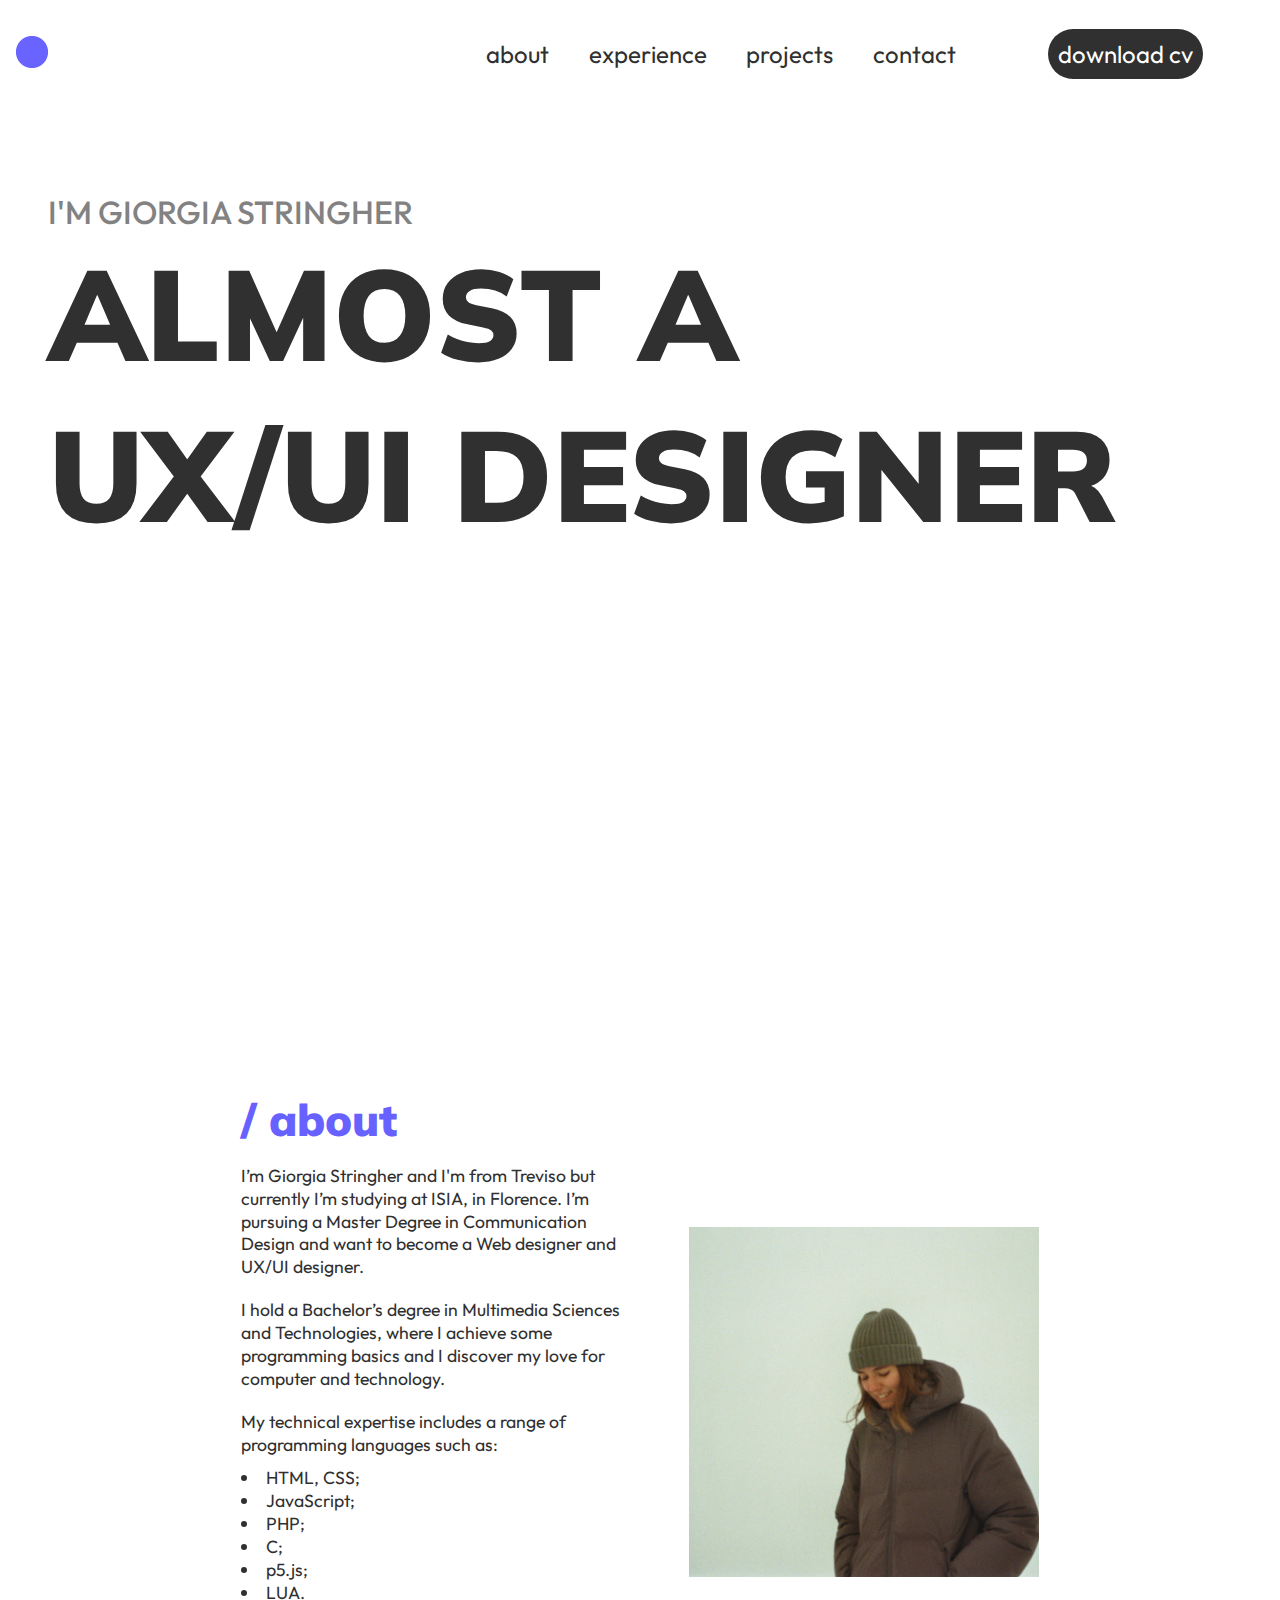
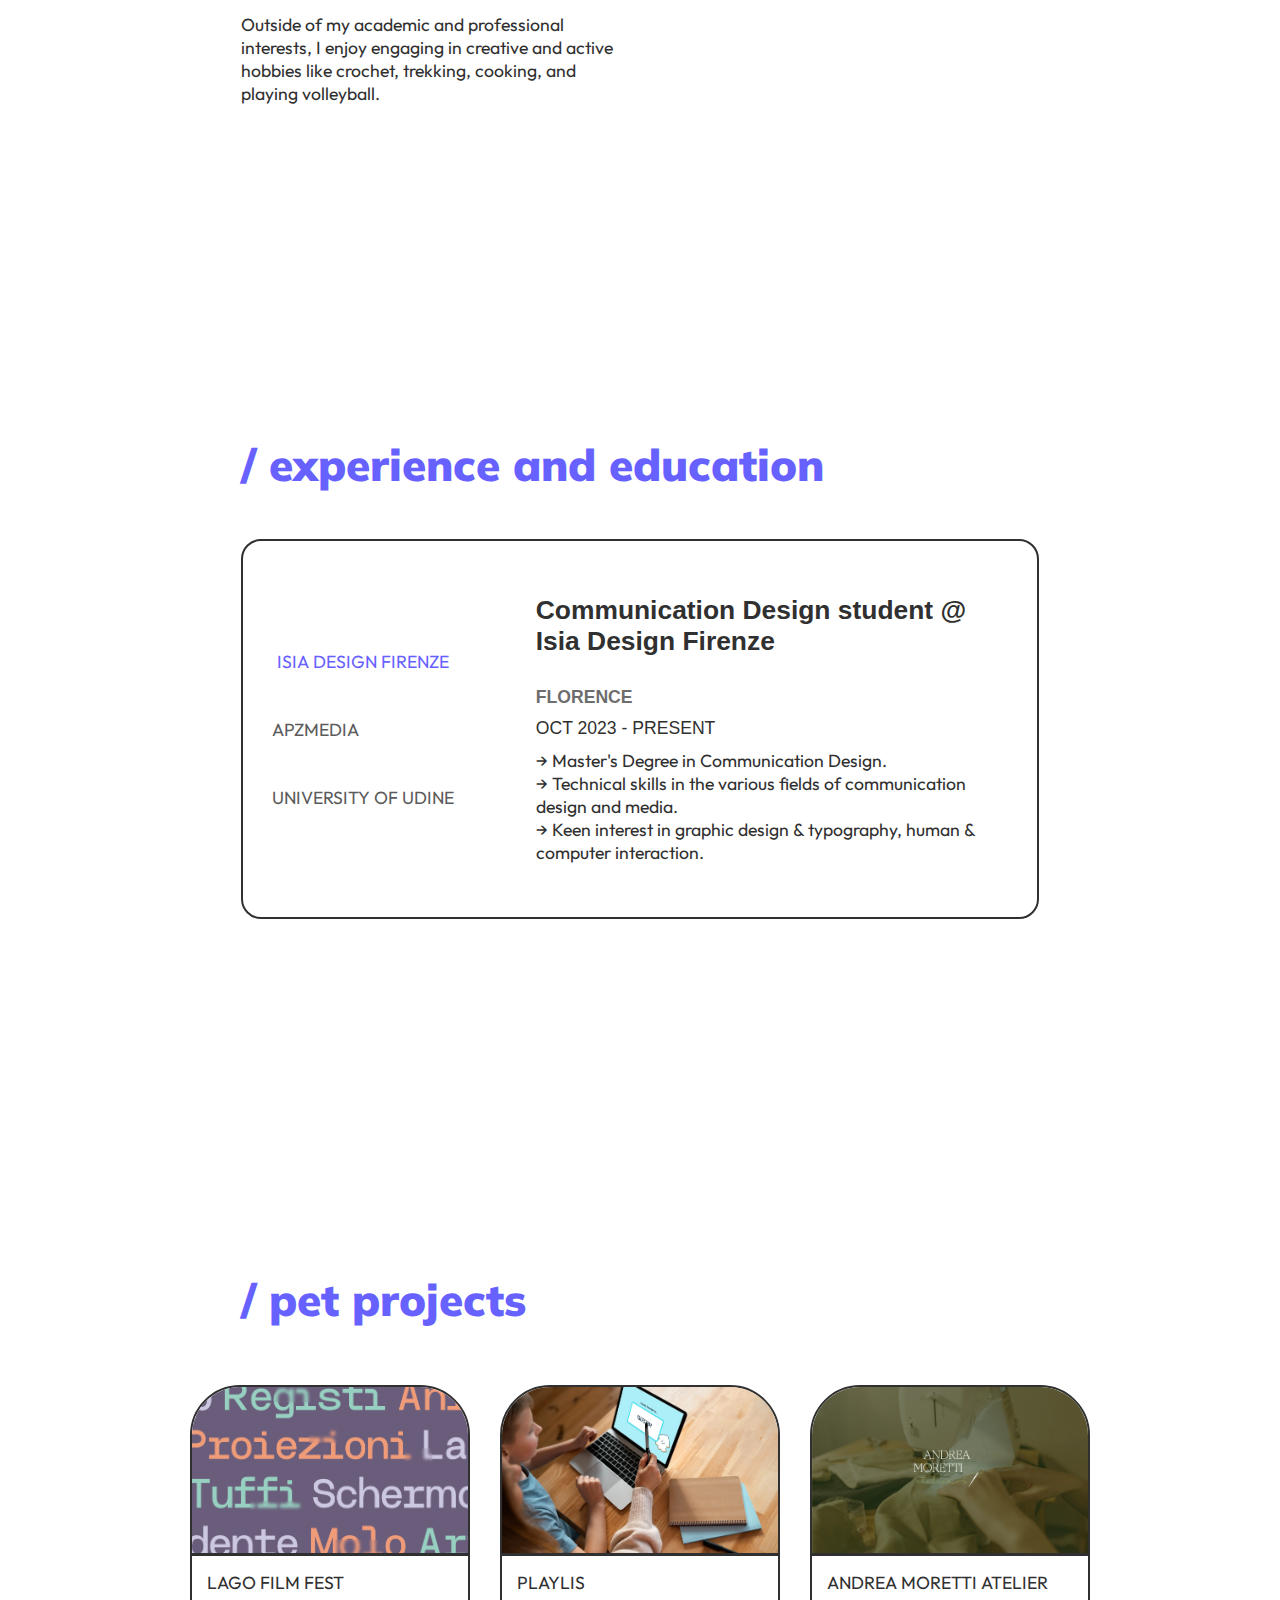
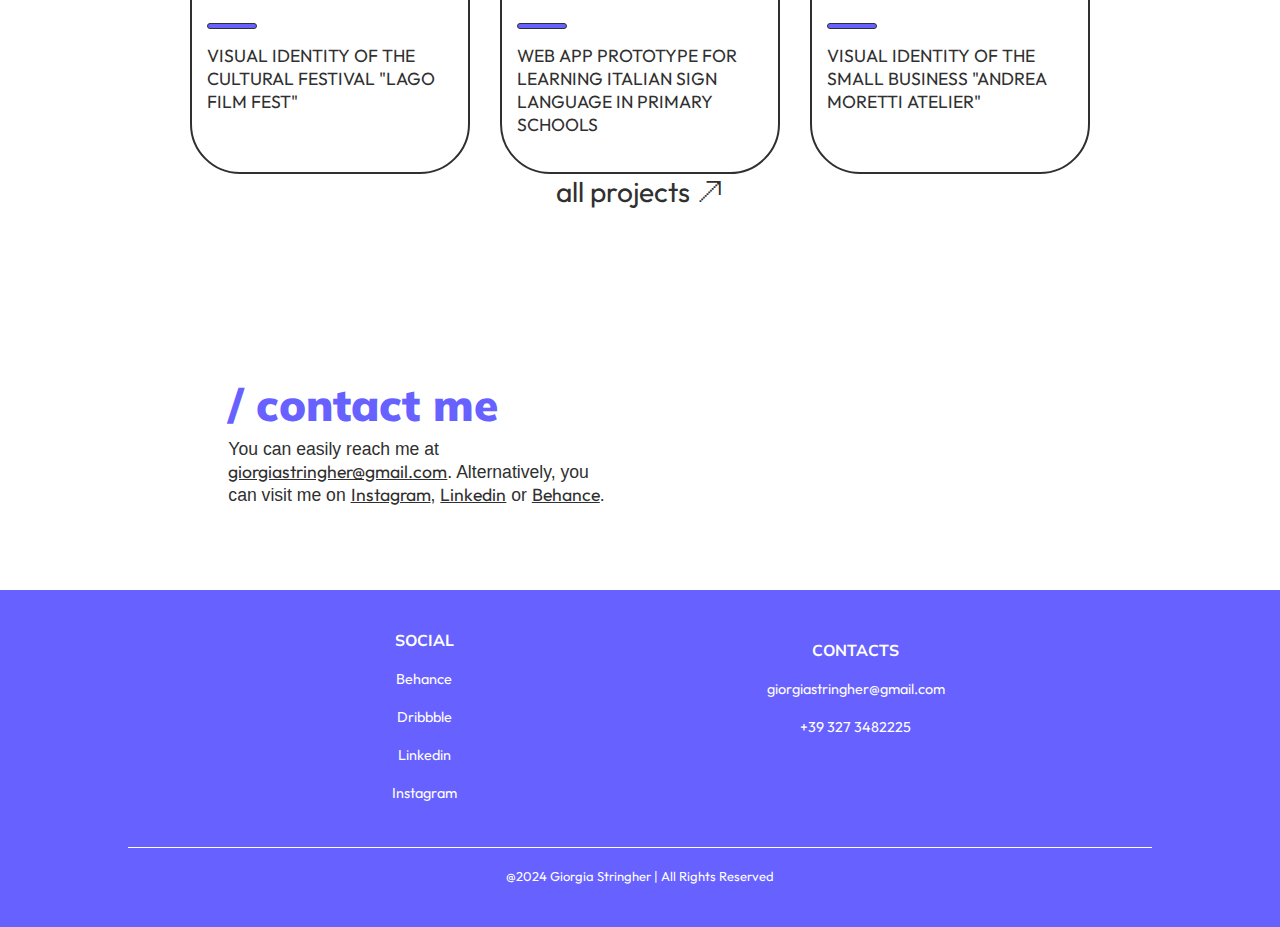
<file: portfolio/index.html>
<!DOCTYPE html>
<html lang="en">
<head>
    <meta charset="UTF-8">
    <meta name="viewport" content="width=device-width, initial-scale=1.0">
    <title>giorgia stringher</title>
    <link rel="stylesheet" href="css/style.css">
    <link rel="icon" type="image/x-icon" href="images/favicon.png">
    <!-- Fonts -->
    <link rel="preconnect" href="https://fonts.googleapis.com">
<link rel="preconnect" href="https://fonts.gstatic.com" crossorigin>
<link href="https://fonts.googleapis.com/css2?family=Mulish:ital,wght@0,200..1000;1,200..1000&family=Outfit:wght@100..900&display=swap" rel="stylesheet">
</head>
<body>
    <header>
        <div class="header-container grid-header container">
            <div class="home-icon"><a href="index.html"><img src="images/favicon.png" alt="Logo giorgia stringher portfolio"></a>
                <!-- <p class="page-name-icon">giorgia stringher</p> -->
            </div>
            <div class="hamburger-menu">
                <button class="hamburger" aria-label="Toggle navigation">
                  <span></span>
                  <span></span>
                  <span></span>
                </button>
                <nav class="menu">
                  <ul>
                    <li><a href="#about">about</a></li>
                    <li><a href="#experience">experience</a></li>
                    <li><a href="#projects">projects</a></li>
                    <li><a href="#contact">contact</a></li>
                    <div class="cta-cv-hb">
                        <a href="doc/cv-24v04.pdf" download="giorgia-stringher-cv24"><button>download cv</button></a>
                    </div>
                  </ul>
                </nav>
            </div>
            
            <div class="header-menu-container">
                <ul class="header-menu">
                    <li><a href="#about">about</a></li>
                    <li><a href="#experience">experience</a></li>
                    <li><a href="#projects">projects</a></li>
                    <li><a href="#contact">contact</a></li>
                </ul>
            </div>
    
            <div class="cta-cv">
                <a href="doc/giorgia-stringher-CV25.pdf" download="giorgia-stringher-cv24"><button>download cv</button></a>
            </div>
        </div>    
    </header>

    <section class="hero-hp-container grid-hero container">
        <div class="hero-hp-text hero-mobile">
            <h4>i'm giorgia stringher</h4>
            <h1><span class="highlight">almost</span> a ux/ui designer</h1>
        </div>
        <div class="hero-hp-text hero-desktop">
            <h4>i'm giorgia stringher</h4>
            <h1><span class="highlight">almost</span> a <br>ux/ui designer</h1>
        </div>
    </section>


    <main class="main-container">
        <section class="about grid-02 container" id="about">
            <div class="about-text">
                <h1>/ about</h1>
                <p>I’m Giorgia Stringher and I'm from Treviso but currently I’m studying at ISIA, in Florence. I’m pursuing a Master Degree in Communication Design and want to become a Web designer and UX/UI designer.</p>
                <p>I hold a Bachelor’s degree in Multimedia Sciences and Technologies, where I achieve some programming basics and I discover my love for computer and technology.</p>
                <p>My technical expertise includes a range of programming languages such as:</p>
                <ul>
                    <li>    HTML, CSS;</li>
                    <li>    JavaScript;</li>
                    <li>    PHP;</li>
                    <li>    C;</li>
                    <li>    p5.js;</li>
                    <li>    LUA.</li>
                </ul>
                <p>Outside of my academic and professional interests, I enjoy engaging in creative and active hobbies like crochet, trekking, cooking, and playing volleyball.</p>
            </div>
            <div class="about-image">
                <img src="images/me-photo.png" alt="Foto di Giorgia Stringher">
            </div>
        </section>
    
        
        <section class="experience grid-01 container" id="experience">
            <div class="experience-text">
                <h1>/ experience and education</h1>
                <div class="experience-container">
                    <div class="sidebar">
                        <ul>
                            <li class="active" data-target="isia">ISIA DESIGN FIRENZE</li>
                            <li data-target="apzmedia">APZMEDIA</li>
                            <li data-target="uniud">UNIVERSITY OF UDINE</li>
                        </ul>
                    </div>
                    <div class="content">
                        <div id="isia" class="job active">
                            <h2>Communication Design student @ <span class="highlight">Isia Design Firenze</span></h2>
                            <p class="location">FLORENCE</p>
                            <p class="date">OCT 2023 - PRESENT</p>
                            <ul class="responsibilities">
                                <li>→  Master's Degree in Communication Design.</li>
                                <li>→  Technical skills in the various fields of communication design and media.</li>
                                <li>→  Keen interest in graphic design & typography, human & computer interaction.</li>
                            </ul>
                        </div>
            
                        <div id="apzmedia" class="job">
                            <h2>Graphic Designer and Video Editor @ <span class="highlight">Apzmedia srls</span></h2>
                            <p class="location">TRIESTE</p>
                            <p class="date">APR 2022 - JUN 2022</p>
                            <ul class="responsibilities">
                                <li>→  Edited video of interviews and made a video for a set backstage.</li>
                                <li>→  Designed a set of icons representing video and photography equipment for a workflow of the agency.</li>
                            </ul>
                        </div>
            
                        <div id="uniud" class="job">
                            <h2>Multimedia's Sciences and Technologies @ <span class="highlight">University of Udine</span></h2>
                            <p class="location">PORDENONE</p>
                            <p class="date">SEP 2019 - JAN 2023</p>
                            <ul class="responsibilities">
                                <li>→  Bachelor's Degree in Multimedia's Sciences and Technologies, a union of communication and computer sciences.</li>
                                <li>→  Scholarship in 2021.</li>
                            </ul>
                        </div>            
                    </div>
                </div>
            </div>
            
        
          
        </section>

        
        <section class="projects grid-01 container" id="projects">
            <div class="projects-text">
                <h1>/ pet projects</h1>
                <div class="projects__container">
                    <div class="proj-box">
                        <a href="lago-film-fest.html">
                            <img src="images/lago-film-fest_pattern04.png" alt="Pattern Lago Film Fest">
                            <div class="prog__text">
                                <p>Lago Film Fest</p>
                                <div class="prog__text-line"></div>
                                <p>Visual identity of the cultural festival "lago film fest"</p>
                            </div>
                        </a>
                    </div>
                    <div class="proj-box">
                        <a href="playlis.html">
                            <img src="images/pl-mockup04.webp" alt="Mockup PlayLIS">
                            <div class="prog__text">
                                <p>PlayLIS</p>
                                <div class="prog__text-line"></div>
                                <p>Web App Prototype for Learning Italian Sign Language in Primary Schools</p>
                            </div>
                        </a>
                    </div>
                    <div class="proj-box">
                        <a href="andrea-moretti-atelier.html">
                            <img src="images/ama-hero.webp" alt="Brand identity Andrea Moretti Atelier">
                            <div class="prog__text">
                                <p>Andrea Moretti Atelier</p>
                                <div class="prog__text-line"></div>
                                <p>Visual identity of the small business "Andrea Moretti Atelier"</p>
                            </div>
                        </a>
                    </div>
                </div>
                <a href="projects.html">all projects 🡥</a>
            </div>
        </section>

        
        <section class="contact grid-01 container" id="contact">
            <div class="contact-text">
                <h1>/ contact me</h1>
                <p>You can easily reach me at <a href="mailto:giorgiastringher@gmail.com" target=”_blank”>giorgiastringher@gmail.com</a>.
                    Alternatively, you can visit me on <a href="https://www.instagram.com/ggistri/" target=”_blank”>Instagram</a>, <a href="https://it.linkedin.com/in/giorgia-stringher-85145a252" target=”_blank”>Linkedin</a> or <a href="https://www.behance.net/giorgiastringh" target=”_blank”>Behance</a>. </p>
            </div>
        </section>

    
    </main>

    <footer>
        <div class="footer__container container grid-footer">
            <div class="footer__social">
                <h2>social</h2>
                <ul>
                    <li><a href="https://www.behance.net/giorgiastringh" target="_blank">Behance</a></li>
                    <li><a href="https://dribbble.com/gstringher" target="_blank">Dribbble</a></li>
                    <li><a href="https://www.linkedin.com/in/giorgia-stringher-85145a252/" target="_blank">Linkedin</a>
                    </li>
                    <li><a href="https://www.instagram.com/ggistri/" target="_blank">Instagram</a></li>
                </ul>
            </div>
           
            <div class="footer__contacts">
                <h2>contacts</h2>
                <ul>
                    <li>giorgiastringher@gmail.com</li>
                    <li>+39 327 3482225</li>
                </ul>
            </div>
           
            <div class="footer__copyright">@2024 Giorgia Stringher | All Rights Reserved</div>
        </div>
    </footer>
   

    <script src="js/script.js"></script>
</body>
</html>
</file>
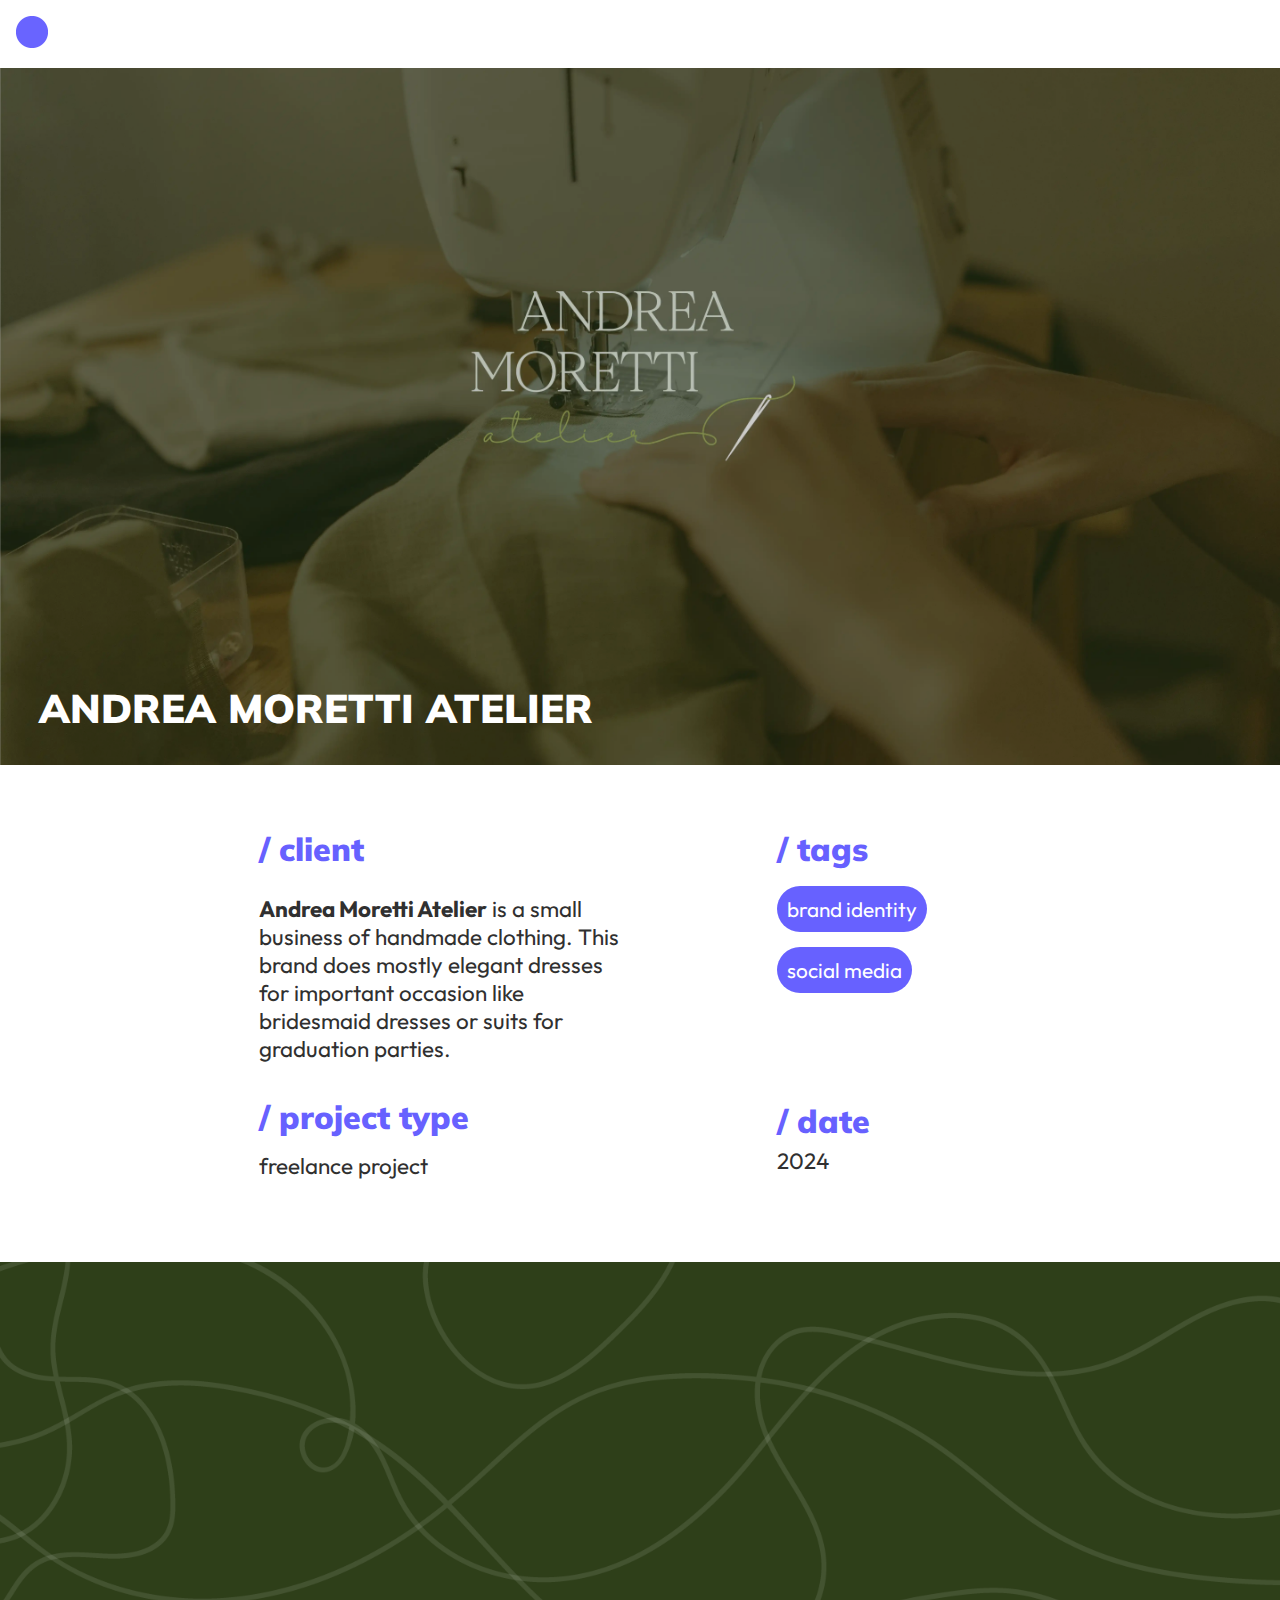
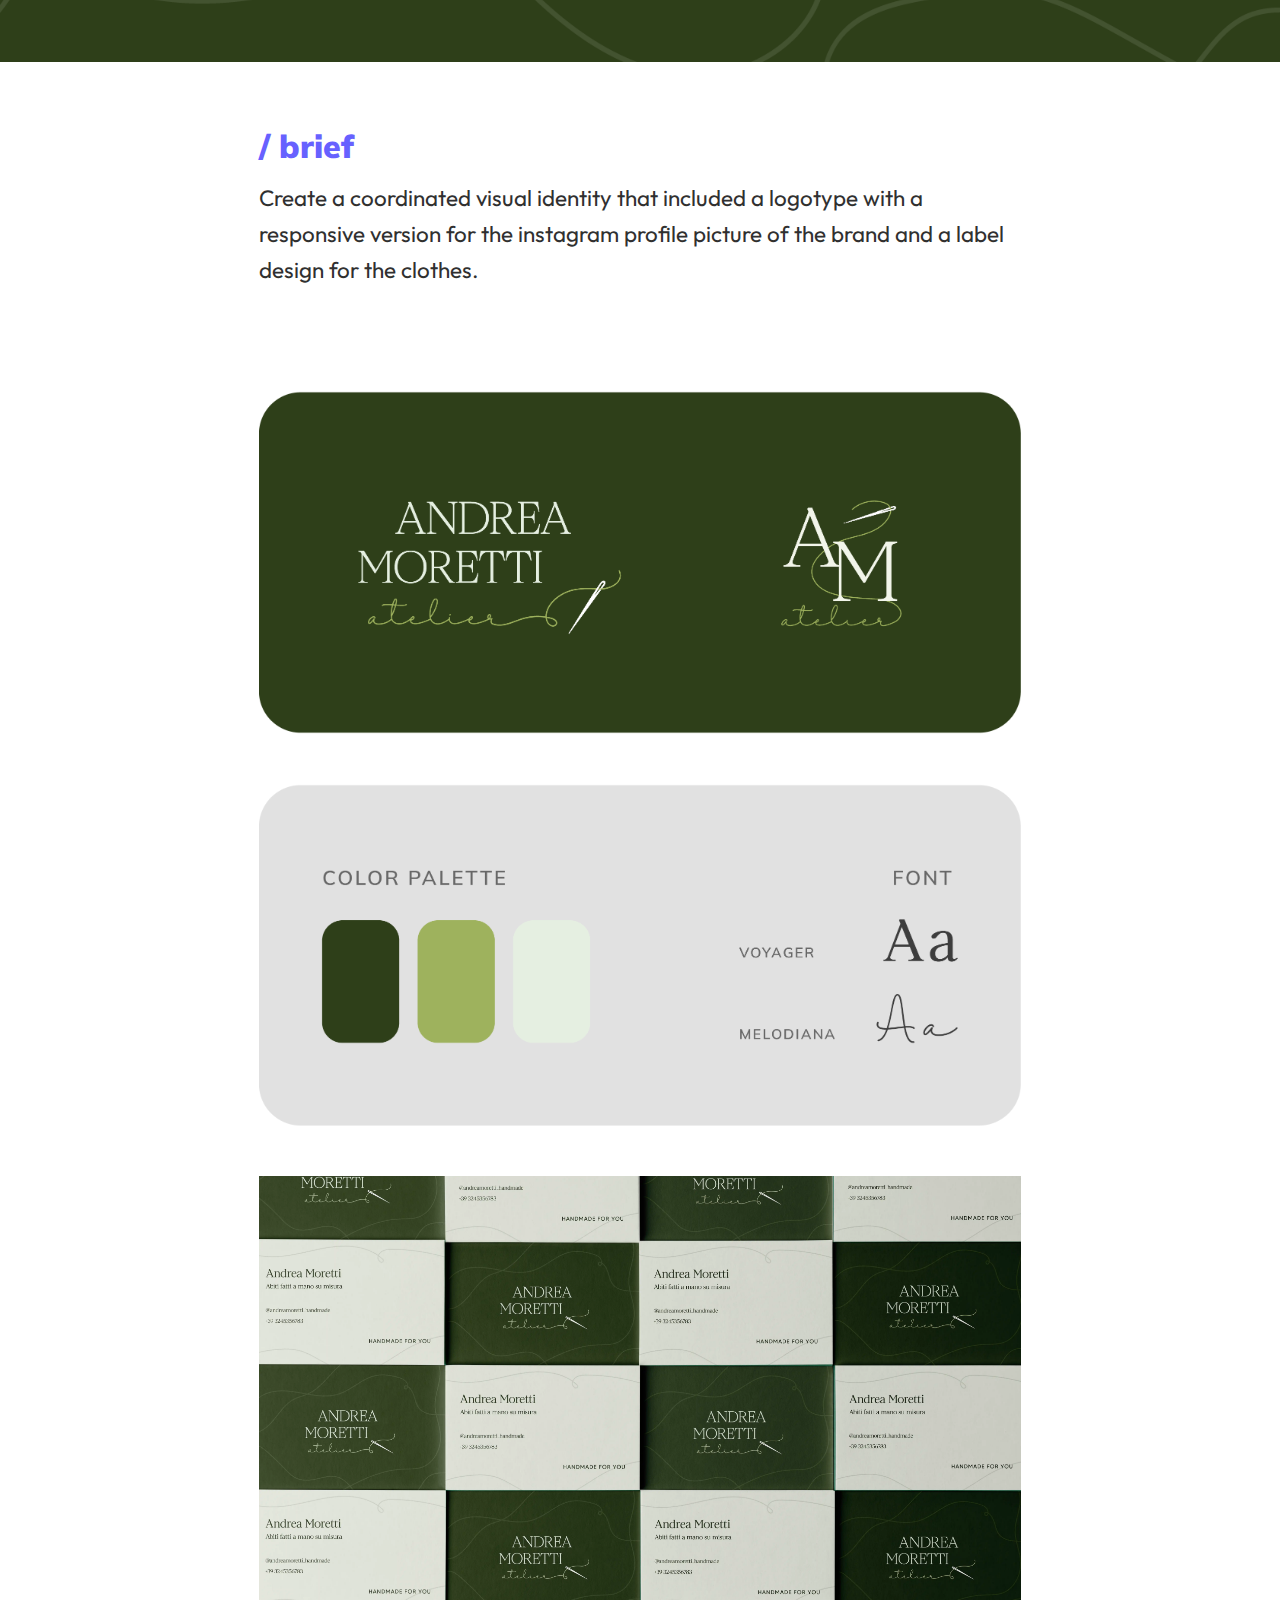
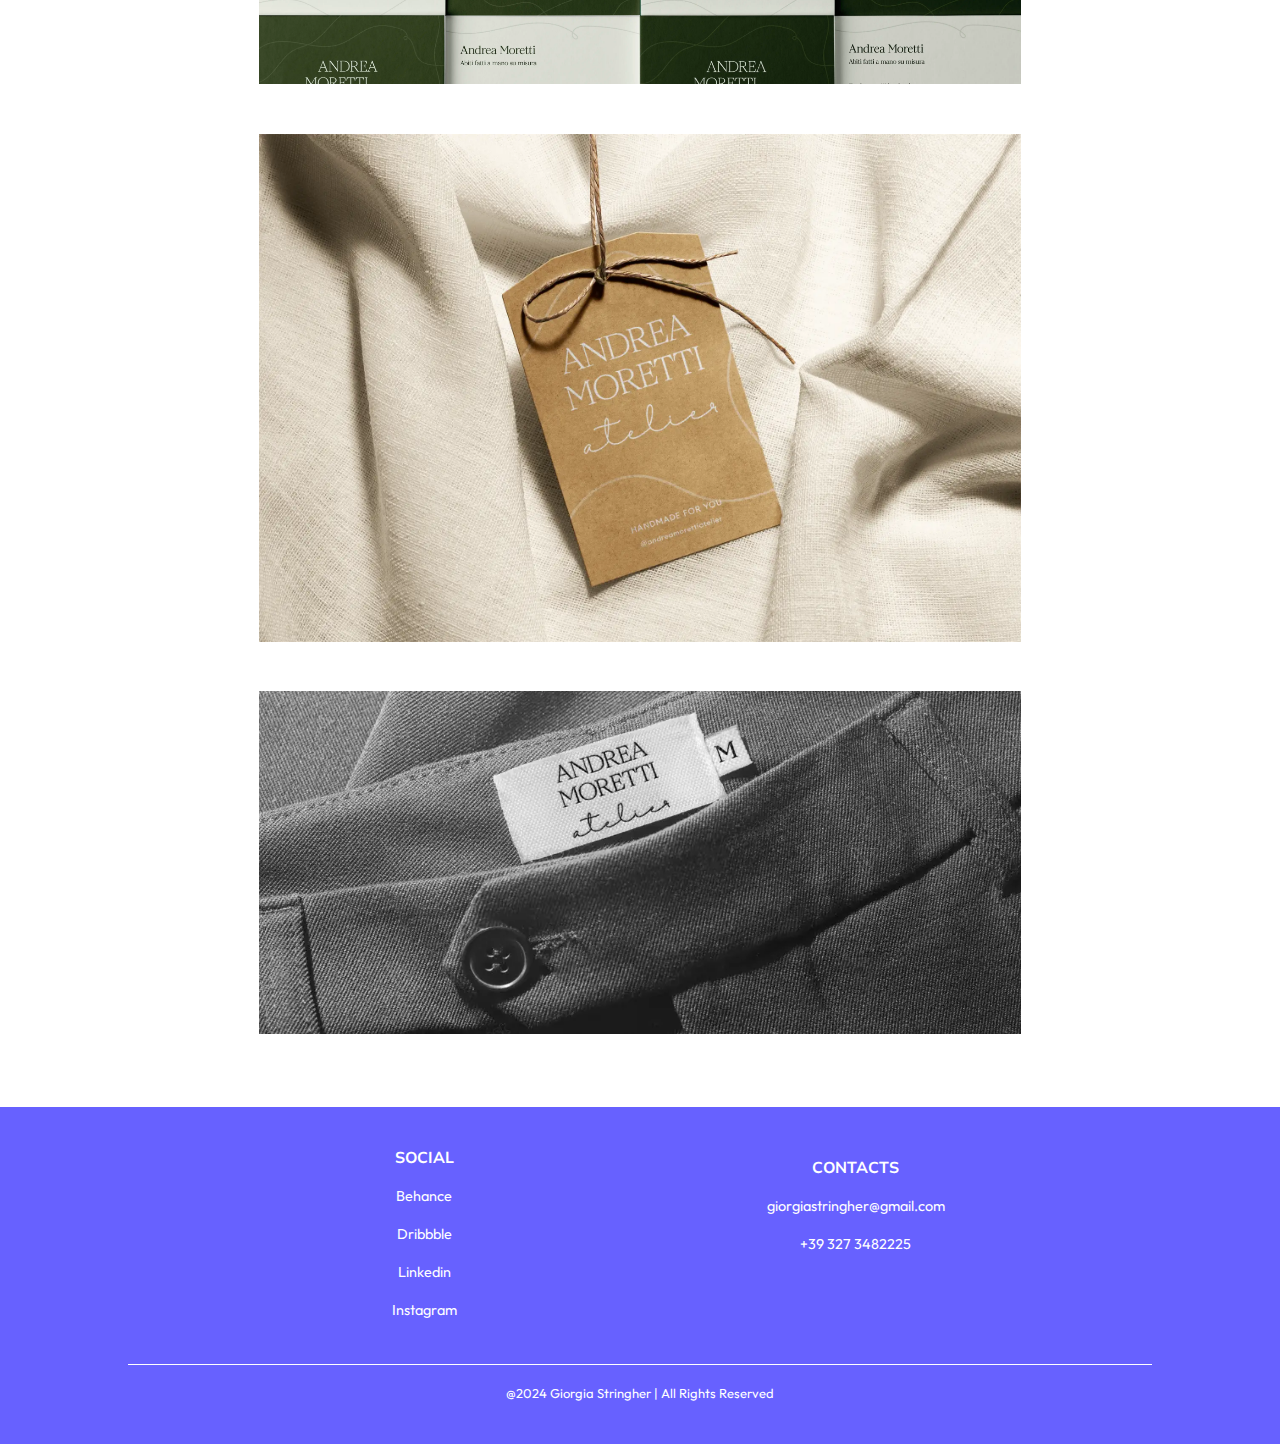
<file: portfolio/andrea-moretti-atelier.html>
<!DOCTYPE html>
<html lang="en">
<head>
    <meta charset="UTF-8">
    <meta name="viewport" content="width=device-width, initial-scale=1.0">
    <title>andrea moretti atelier project — giorgia stringher</title>
    <!-- <link rel="stylesheet" href="css/style.css"> -->
    <link rel="stylesheet" href="css/style-proj-pages.css">
    <link rel="icon" type="image/x-icon" href="images/favicon.png">
    <!-- Fonts -->
    <link rel="preconnect" href="https://fonts.googleapis.com">
<link rel="preconnect" href="https://fonts.gstatic.com" crossorigin>
<link href="https://fonts.googleapis.com/css2?family=Mulish:ital,wght@0,200..1000;1,200..1000&family=Outfit:wght@100..900&display=swap" rel="stylesheet">
</head>
<body>
    <header class="header-container-projects grid-header container">
        <div class="projects-home-icon"><a href="index.html"><img src="images/favicon.png" alt="Logo giorgia stringher portfolio"></a>
            <!-- <p class="page-name-icon">giorgia stringher</p> -->

        </div>

        <!-- <div class="header-menu-container">
            <ul class="header-menu">
                <li><a href="projects.html">projects</a></li>
            </ul>
        </div> -->
    </header>

    <section class="hero-ama-container grid-hero">
        <h1 class="hero-title">andrea moretti atelier</h1>
    </section>

    <main class="main-container">
        <section class="proj-info container grid-projects">
            <div class="client-text">
                <h1>/ client</h1>
        
                <p><span class="bold-text">Andrea Moretti Atelier</span> is a small business of handmade clothing. This brand does mostly elegant dresses for important occasion like bridesmaid dresses or suits for graduation parties.</p>
             </div>

             <div class="type">
                <h1>/ project type</h1>
        
                <p>freelance project</p>
             </div>
    
             <div class="tag">
                <h1>/ tags</h1>
                <div>
                    <div class="single-tag">
                        brand identity
                    </div>
                    <div class="single-tag">
                        social media
                    </div>
                </div>
                
             </div>

             <div class="date">
                <h1>/ date</h1>
                <p>2024</p>
             </div>
        </section>

<section class="divider-photo-ama">

</section>

        <section class="brief-info container grid-projects">
            <div class="brief-text">
                <h1>/ brief</h1>
                <p>Create a coordinated visual identity that included a logotype with a responsive version for the instagram profile picture of the brand and a label design for the clothes.
                </p>
            </div>
            <!-- <div class="brief-image">
                <video src="images/lago_film_fest-photo01.jpg"></video>
            </div> -->

            <div class="video-container">
            </div>
        </section>
        
        <section class="concept container grid-projects">
            <div class="concept-image">
                <img src="images/ama-logo.png" alt="Logo di Andrea Moretti Atelier">
            </div>
            <div class="concept-image">
                <img src="images/ama-guidelines.png" alt="Brand guidelines di Andrea Moretti Atelier">
            </div>
            <div class="concept-image">
                <img src="images/ama-business-cards.webp" alt="Mockup dei biglietti da visita di Andrea Moretti Atelier">
            </div>
            <div class="concept-image">
                <img src="images/ama-labelv01.webp" alt="Mockup etichetta in cartoncino di Andrea Moretti Atelier">
            </div>
            <div class="concept-image">
                <img src="images/ama-labelv02.webp" alt="Mockup label di Andrea Moretti Atelier">
            </div>
           
        </section>
    </main>

    <footer>
        <div class="footer__container container grid-footer">
            <div class="footer__social">
                <h2>social</h2>
                <ul>
                    <li><a href="https://www.behance.net/giorgiastringh" target="_blank">Behance</a></li>
                    <li><a href="https://dribbble.com/gstringher" target="_blank">Dribbble</a></li>
                    <li><a href="https://www.linkedin.com/in/giorgia-stringher-85145a252/" target="_blank">Linkedin</a>
                    </li>
                    <li><a href="https://www.instagram.com/ggistri/" target="_blank">Instagram</a></li>
                </ul>
            </div>
           
            <div class="footer__contacts">
                <h2>contacts</h2>
                <ul>
                    <li>giorgiastringher@gmail.com</li>
                    <li>+39 327 3482225</li>
                </ul>
            </div>
           
            <div class="footer__copyright">@2024 Giorgia Stringher | All Rights Reserved</div>
        </div>
    </footer>

    <script src="js/script-projects.js"></script>
    <script src="js/script.js"></script>
</body>
</html>
</file>
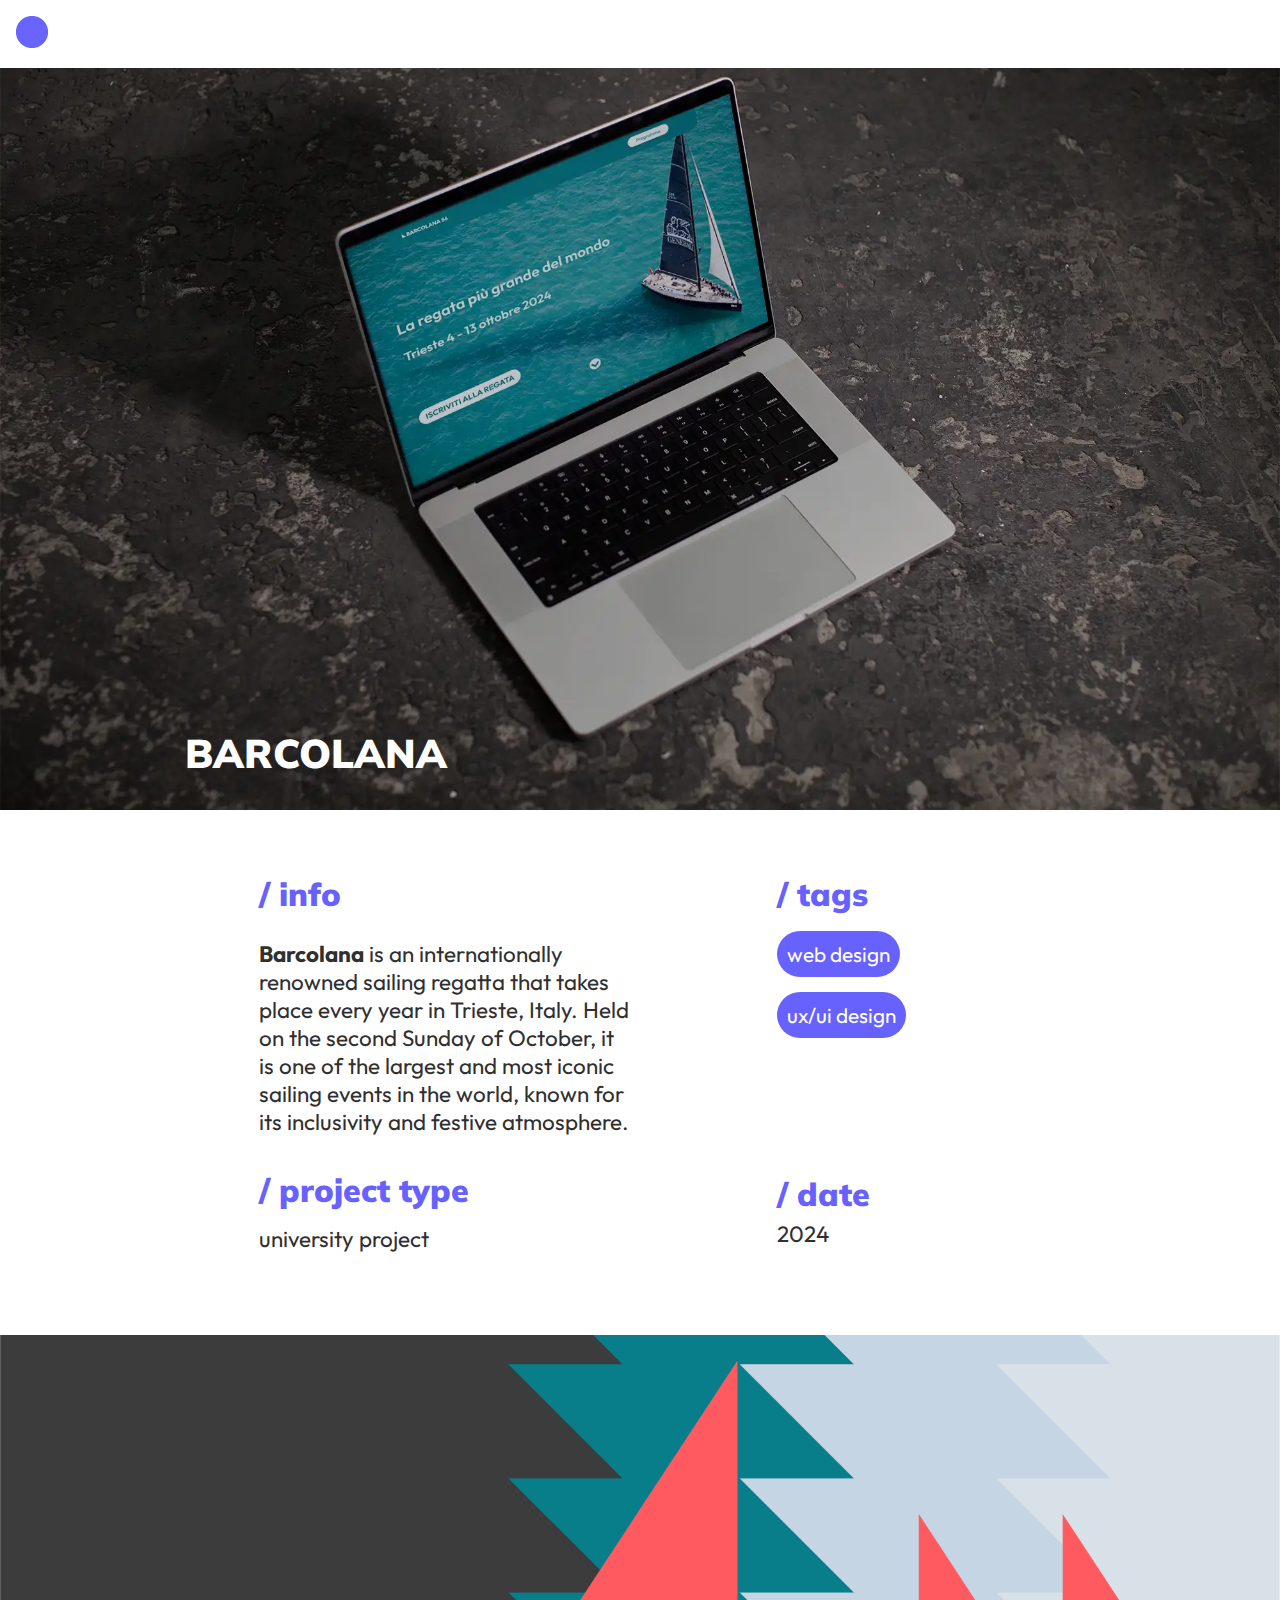
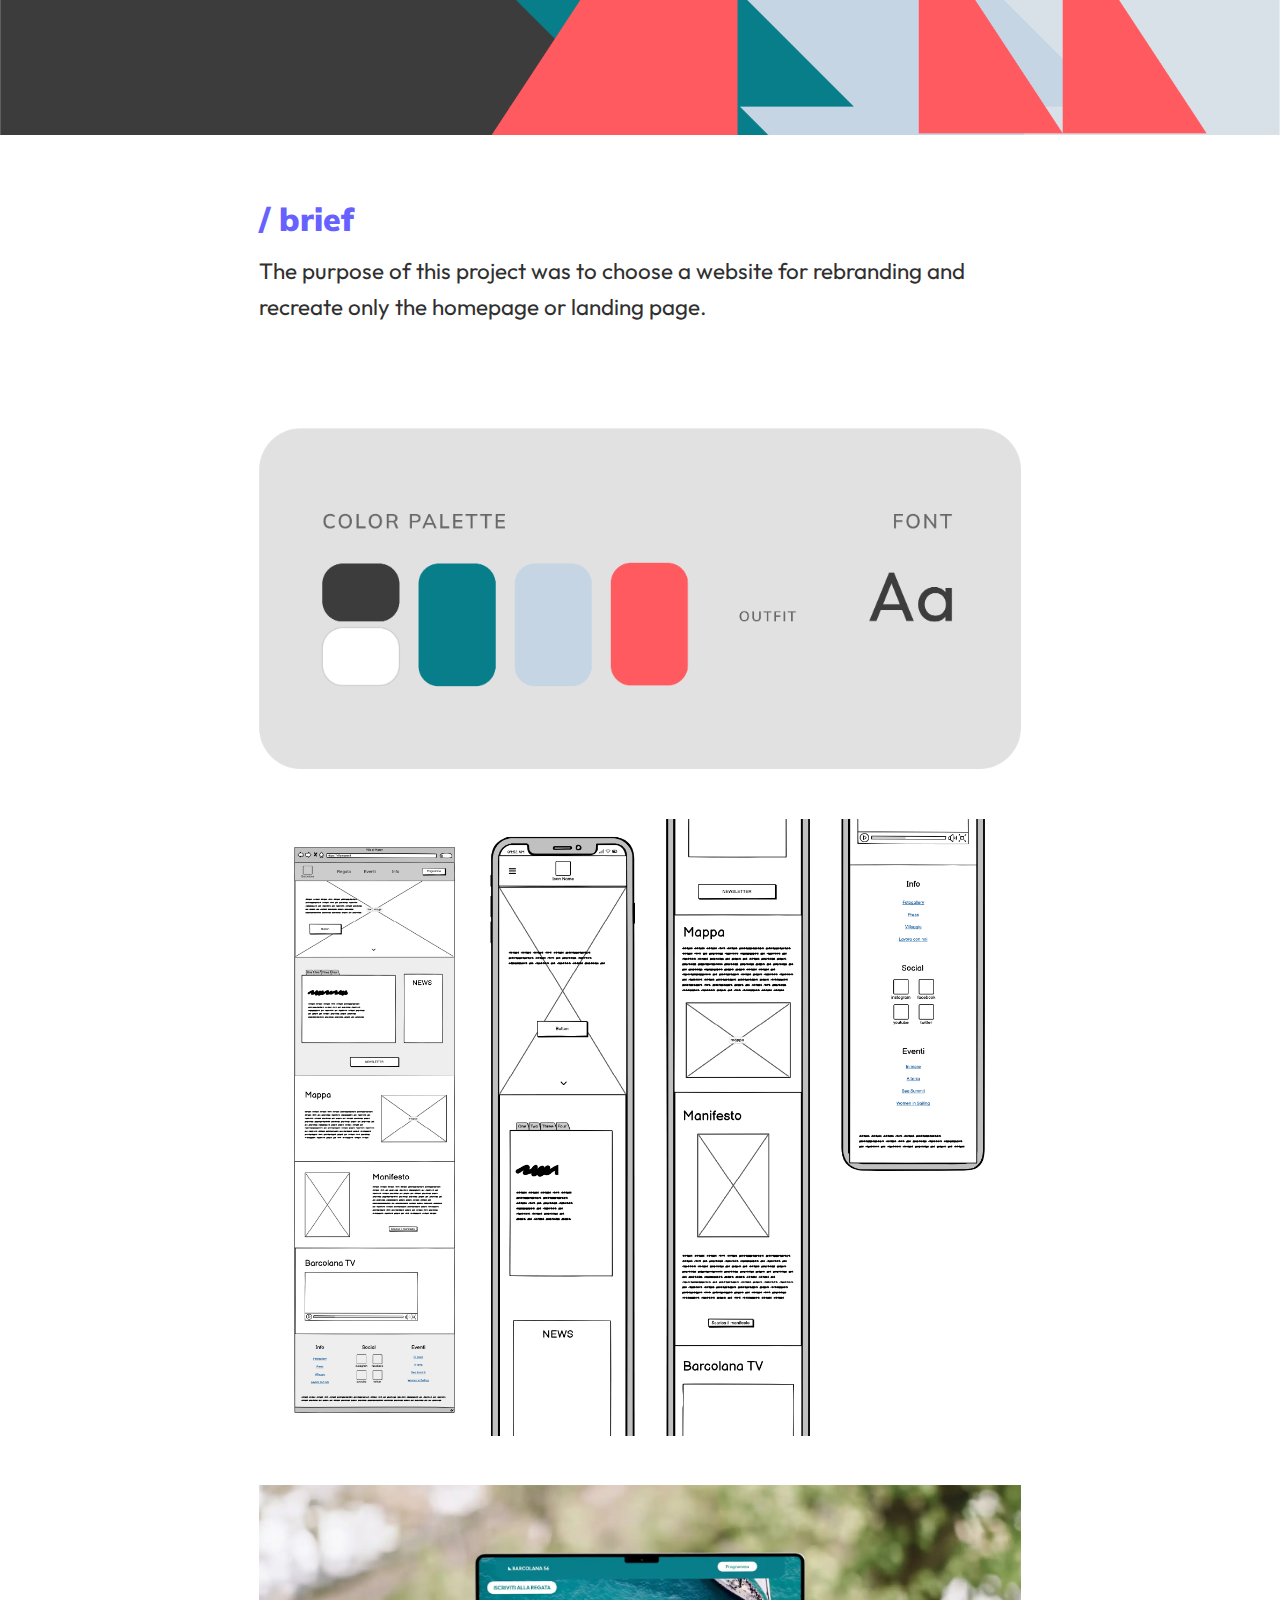
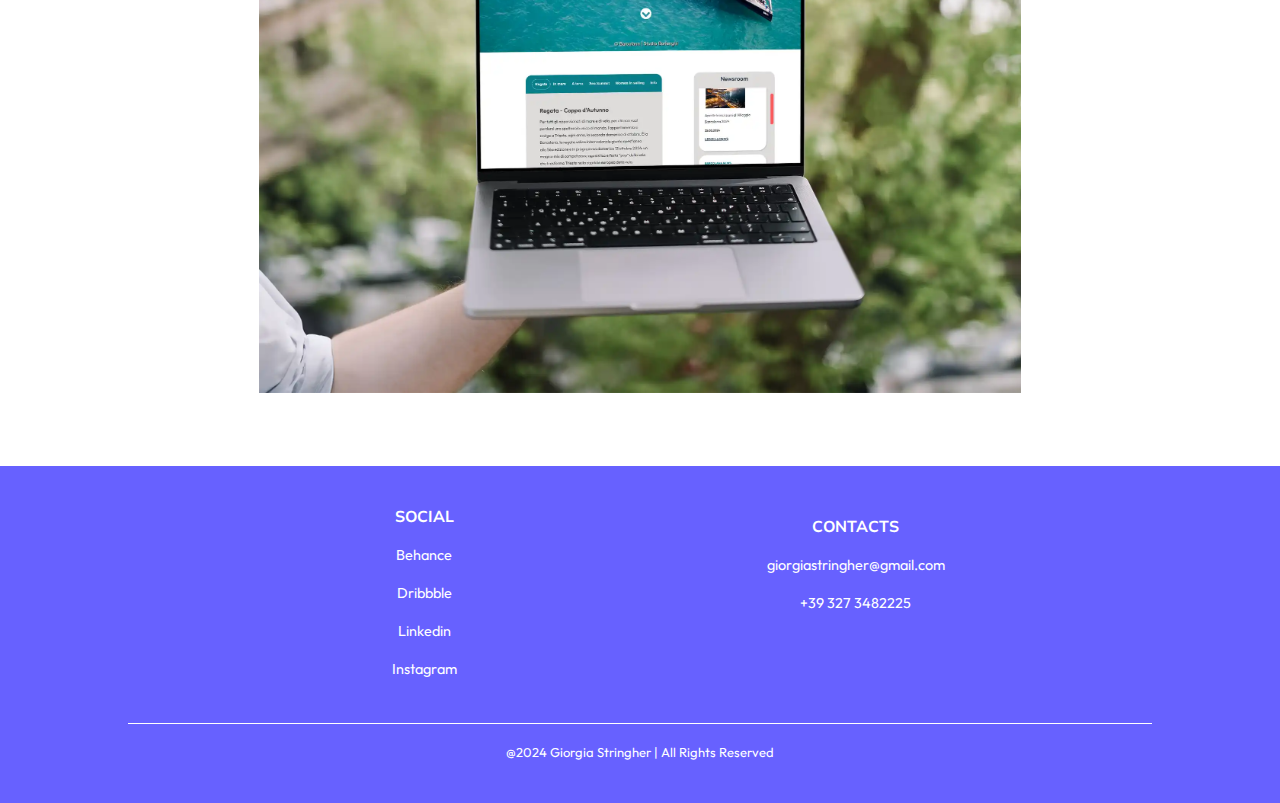
<file: portfolio/barcolana.html>
<!DOCTYPE html>
<html lang="en">
<head>
    <meta charset="UTF-8">
    <meta name="viewport" content="width=device-width, initial-scale=1.0">
    <title>barcolana project — giorgia stringher</title>
    <!-- <link rel="stylesheet" href="css/style.css"> -->
    <link rel="stylesheet" href="css/style-proj-pages.css">
    <link rel="icon" type="image/x-icon" href="images/favicon.png">
    <!-- Fonts -->
    <link rel="preconnect" href="https://fonts.googleapis.com">
<link rel="preconnect" href="https://fonts.gstatic.com" crossorigin>
<link href="https://fonts.googleapis.com/css2?family=Mulish:ital,wght@0,200..1000;1,200..1000&family=Outfit:wght@100..900&display=swap" rel="stylesheet">
</head>
<body>
    <header class="header-container-projects grid-header container">
        <div class="projects-home-icon"><a href="index.html"><img src="images/favicon.png" alt="Logo giorgia stringher portfolio"></a>
            <!-- <p class="page-name-icon">giorgia stringher</p> -->
        </div>
<!-- 
        <div class="header-menu-container">
            <ul class="header-menu">
                <li><a href="projects.html">projects</a></li>
            </ul>
        </div> -->
    </header>

    <section class="hero-ba-container grid-hero">
        <h1 class="hero-title">barcolana</h1>
    </section>

    <main class="main-container">
        <section class="proj-info container grid-projects">
            <div class="client-text">
                <h1>/ info</h1>
        
                <p><span class="bold-text">Barcolana</span>  is an internationally renowned sailing regatta that takes place every year in Trieste, Italy. Held on the second Sunday of October, it is one of the largest and most iconic sailing events in the world, known for its inclusivity and festive atmosphere.</p>
             </div>

             <div class="type">
                <h1>/ project type</h1>
        
                <p>university project</p>
             </div>
    
             <div class="tag">
                <h1>/ tags</h1>
                <div>
                    <div class="single-tag">
                        web design
                    </div>
                    <div class="single-tag">
                        ux/ui design
                    </div>
                </div>
                
             </div>

             <div class="date">
                <h1>/ date</h1>
                <p>2024</p>
             </div>
        </section>

<section class="divider-photo-ba">

</section>

        <section class="brief-info container grid-projects">
            <div class="brief-text">
                <h1>/ brief</h1>
                <p>The purpose of this project was to choose a website for rebranding and recreate only the homepage or landing page.
                </p>
            </div>
        </section>
        
        <section class="concept container grid-projects">
            <div class="concept-image">
                <img src="images/ba-guidelines.png" alt="Brand guidelines di Barcolana">
            </div>
            <div class="concept-image">
                <img src="images/ba-wireframes.png" alt="Wireframe del sito web rivisitato di Barcolana">
            </div>
            <div class="concept-image">
                <img src="images/barcolana-mockup-v03.webp" alt="Mockup del sito web rivisato di Barcolana">
            </div>
            
        </section>
    </main>

    <footer>
        <div class="footer__container container grid-footer">
            <div class="footer__social">
                <h2>social</h2>
                <ul>
                    <li><a href="https://www.behance.net/giorgiastringh" target="_blank">Behance</a></li>
                    <li><a href="https://dribbble.com/gstringher" target="_blank">Dribbble</a></li>
                    <li><a href="https://www.linkedin.com/in/giorgia-stringher-85145a252/" target="_blank">Linkedin</a>
                    </li>
                    <li><a href="https://www.instagram.com/ggistri/" target="_blank">Instagram</a></li>
                </ul>
            </div>
           
            <div class="footer__contacts">
                <h2>contacts</h2>
                <ul>
                    <li>giorgiastringher@gmail.com</li>
                    <li>+39 327 3482225</li>
                </ul>
            </div>
           
            <div class="footer__copyright">@2024 Giorgia Stringher | All Rights Reserved</div>
        </div>
    </footer>

    <script src="js/script-projects.js"></script>
    <script src="js/script.js"></script>
</body>
</html>
</file>
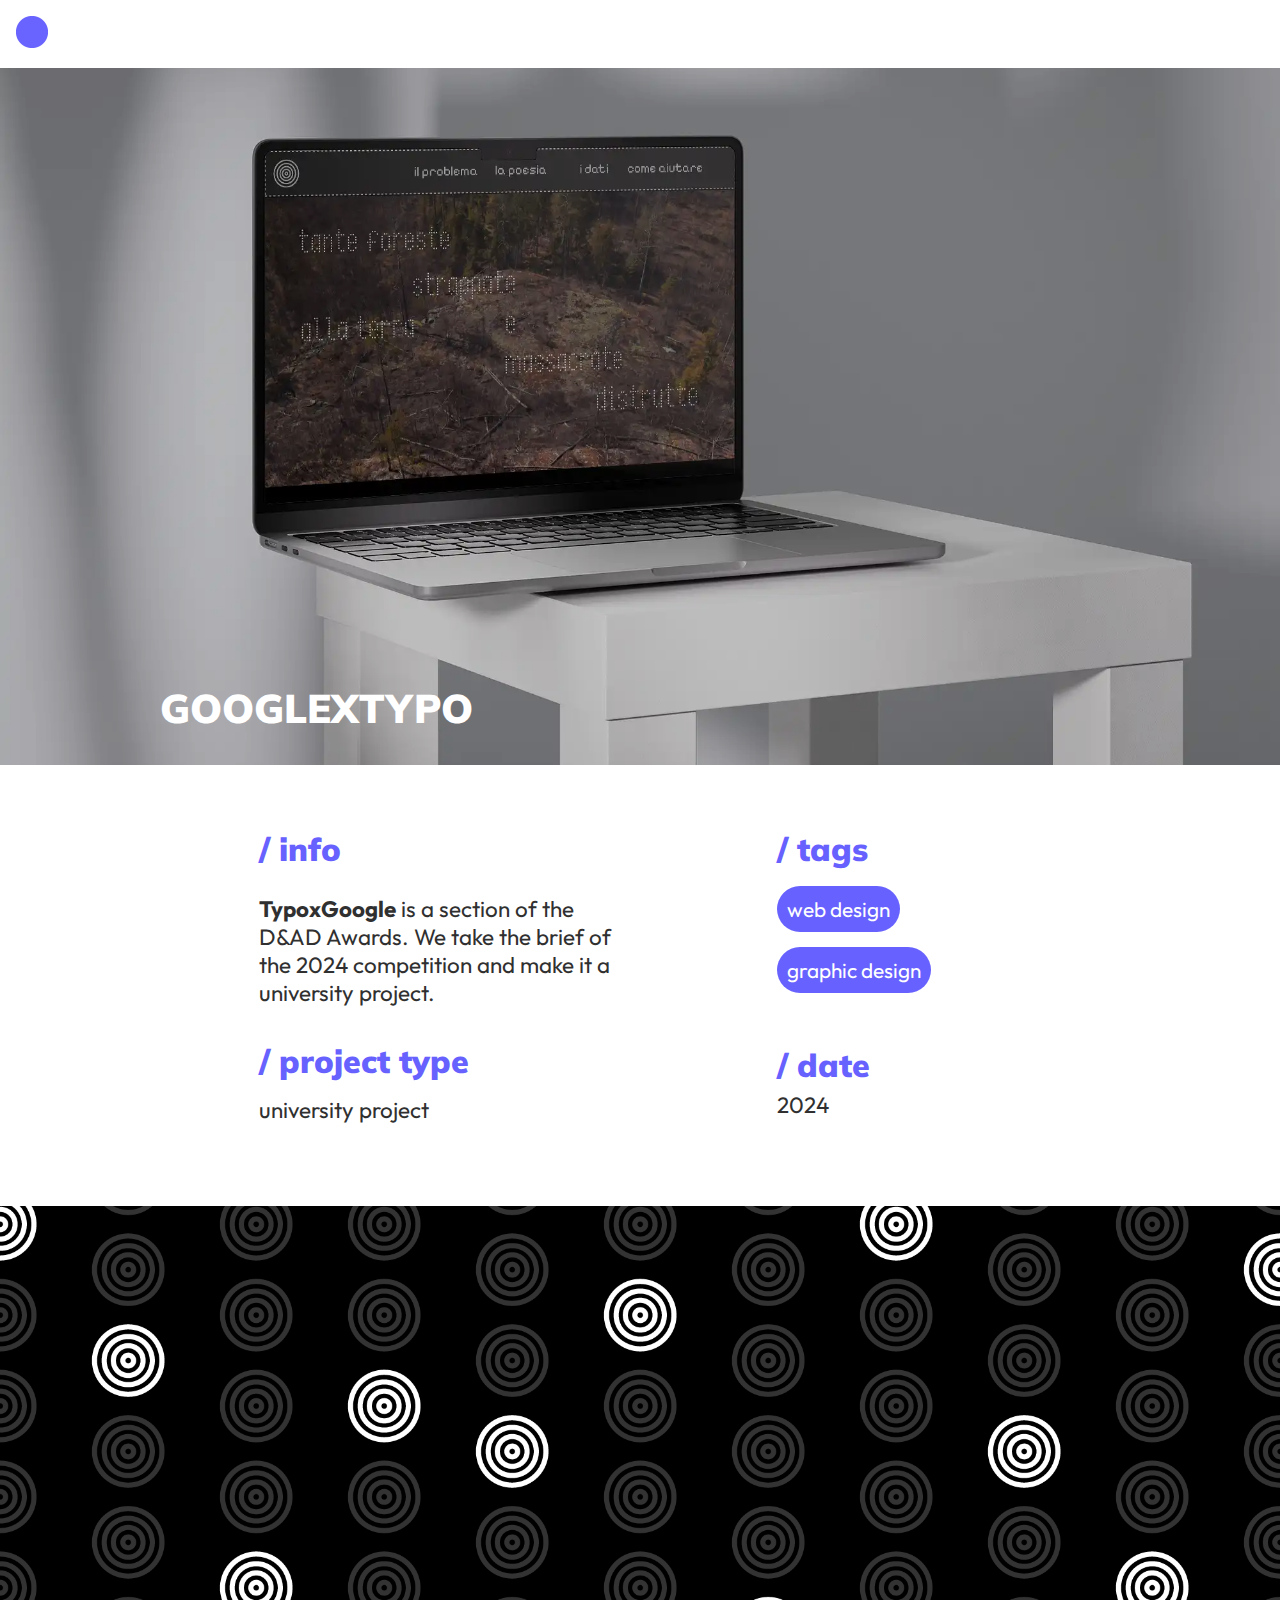
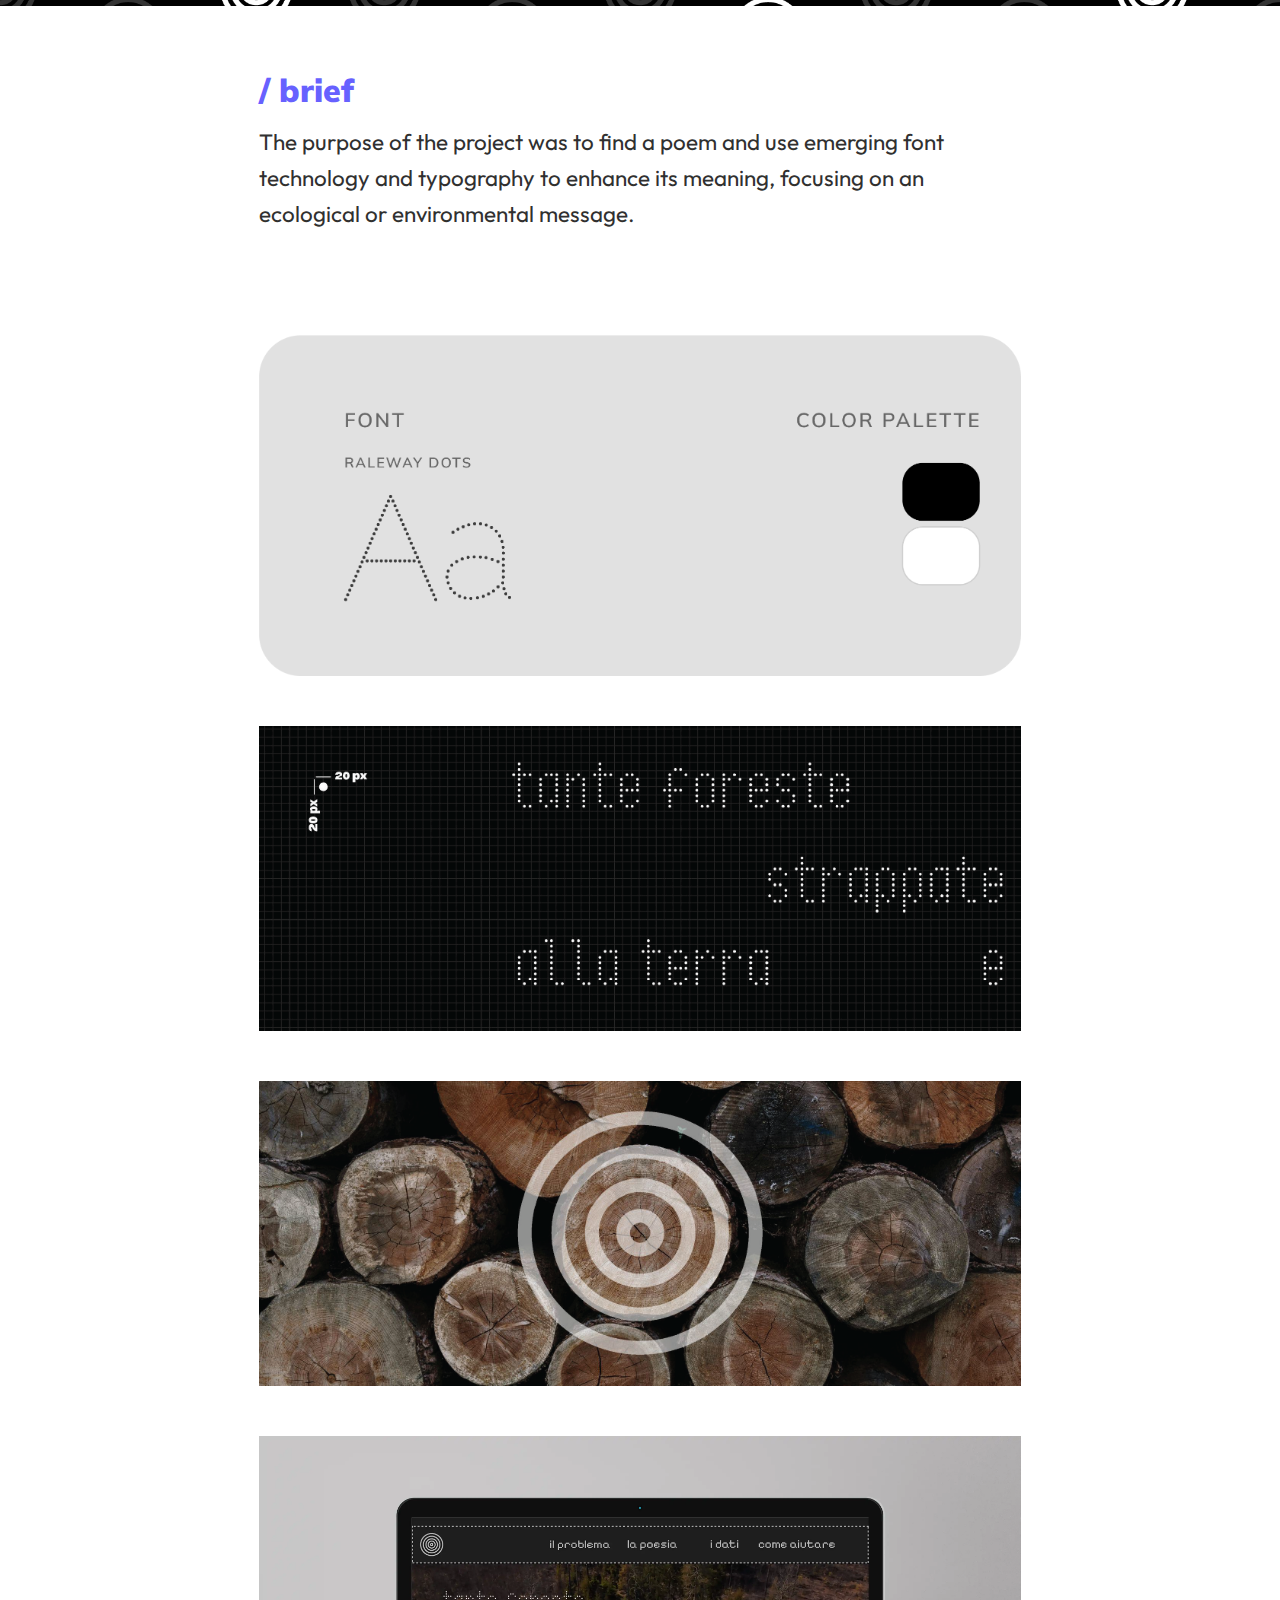
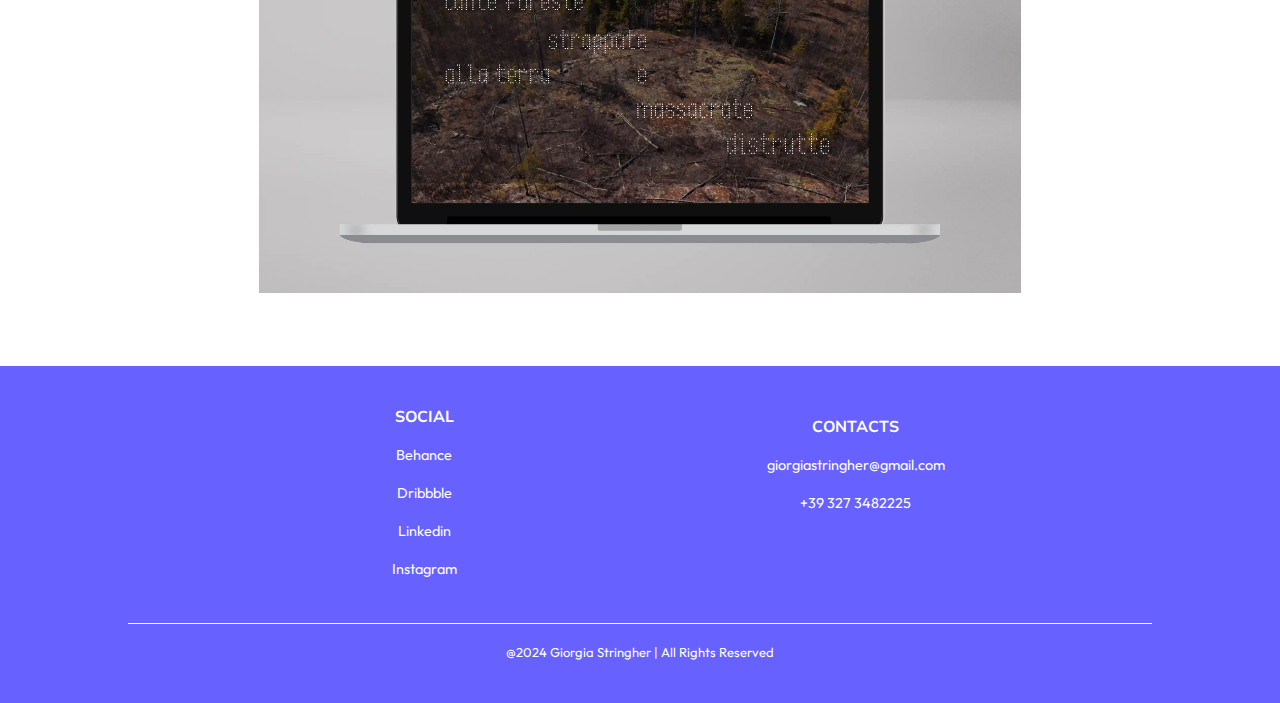
<file: portfolio/google-typo.html>
<!DOCTYPE html>
<html lang="en">
<head>
    <meta charset="UTF-8">
    <meta name="viewport" content="width=device-width, initial-scale=1.0">
    <title>google typo project — giorgia stringher</title>
    <!-- <link rel="stylesheet" href="css/style.css"> -->
    <link rel="stylesheet" href="css/style-proj-pages.css">
    <link rel="icon" type="image/x-icon" href="images/favicon.png">
    <!-- Fonts -->
    <link rel="preconnect" href="https://fonts.googleapis.com">
<link rel="preconnect" href="https://fonts.gstatic.com" crossorigin>
<link href="https://fonts.googleapis.com/css2?family=Mulish:ital,wght@0,200..1000;1,200..1000&family=Outfit:wght@100..900&display=swap" rel="stylesheet">
</head>
<body>
    <header class="header-container-projects grid-header container">
        <div class="projects-home-icon"><a href="index.html"><img src="images/favicon.png" alt="Logo giorgia stringher portfolio"></a>
            <!-- <p class="page-name-icon">giorgia stringher</p> -->
        </div>
        <!-- <div class="header-menu-container">
            <ul class="header-menu">
                <li><a href="projects.html">projects</a></li>
            </ul>
        </div> -->
    </header>

    <section class="hero-gt-container grid-hero">
        <h1 class="hero-title">googlextypo</h1>
    </section>

    <main class="main-container">
        <section class="proj-info container grid-projects">
            <div class="client-text">
                <h1>/ info</h1>
        
                <p><span class="bold-text">TypoxGoogle</span> is a section of the D&AD Awards. We take the brief of the 2024 competition and make it a university project.</p>
             </div>

             <div class="type">
                <h1>/ project type</h1>
        
                <p>university project</p>
             </div>
    
             <div class="tag">
                <h1>/ tags</h1>
                <div>
                    <div class="single-tag">
                        web design
                    </div>
                    <div class="single-tag">
                        graphic design
                    </div>
                </div>
                
             </div>

             <div class="date">
                <h1>/ date</h1>
                <p>2024</p>
             </div>
        </section>

<section class="divider-photo-gt">

</section>

        <section class="brief-info container grid-projects">
            <div class="brief-text">
                <h1>/ brief</h1>
                <p>The purpose of the project was to find a poem and use emerging font technology and typography to enhance its meaning, focusing on an ecological or environmental message.
                </p>
            </div>
        </section>
        
        <section class="concept container grid-projects">
            <div class="concept-image">
                <img src="images/gt-guidelines.png" alt="Brand guidelines del progetto di TypoxGoogle">
            </div>
            <div class="concept-image">
                <img src="images/gt-poem.png" alt="Poesia illustrata del progetto di TypoxGoogle">
            </div>
            <div class="concept-image">
                <img src="images/gt-circle-tree.png" alt="Pattern del progetto di TypoxGoogle">
            </div>
            <div class="concept-image">
                <img src="images/gt-mockup-v01.webp" alt="Mockup del sito web del progetto di TypoxGoogle">
            </div>
        </section>
    </main>

    <footer>
        <div class="footer__container container grid-footer">
            <div class="footer__social">
                <h2>social</h2>
                <ul>
                    <li><a href="https://www.behance.net/giorgiastringh" target="_blank">Behance</a></li>
                    <li><a href="https://dribbble.com/gstringher" target="_blank">Dribbble</a></li>
                    <li><a href="https://www.linkedin.com/in/giorgia-stringher-85145a252/" target="_blank">Linkedin</a>
                    </li>
                    <li><a href="https://www.instagram.com/ggistri/" target="_blank">Instagram</a></li>
                </ul>
            </div>
           
            <div class="footer__contacts">
                <h2>contacts</h2>
                <ul>
                    <li>giorgiastringher@gmail.com</li>
                    <li>+39 327 3482225</li>
                </ul>
            </div>
           
            <div class="footer__copyright">@2024 Giorgia Stringher | All Rights Reserved</div>
        </div>
    </footer>

</body>
</html>
</file>
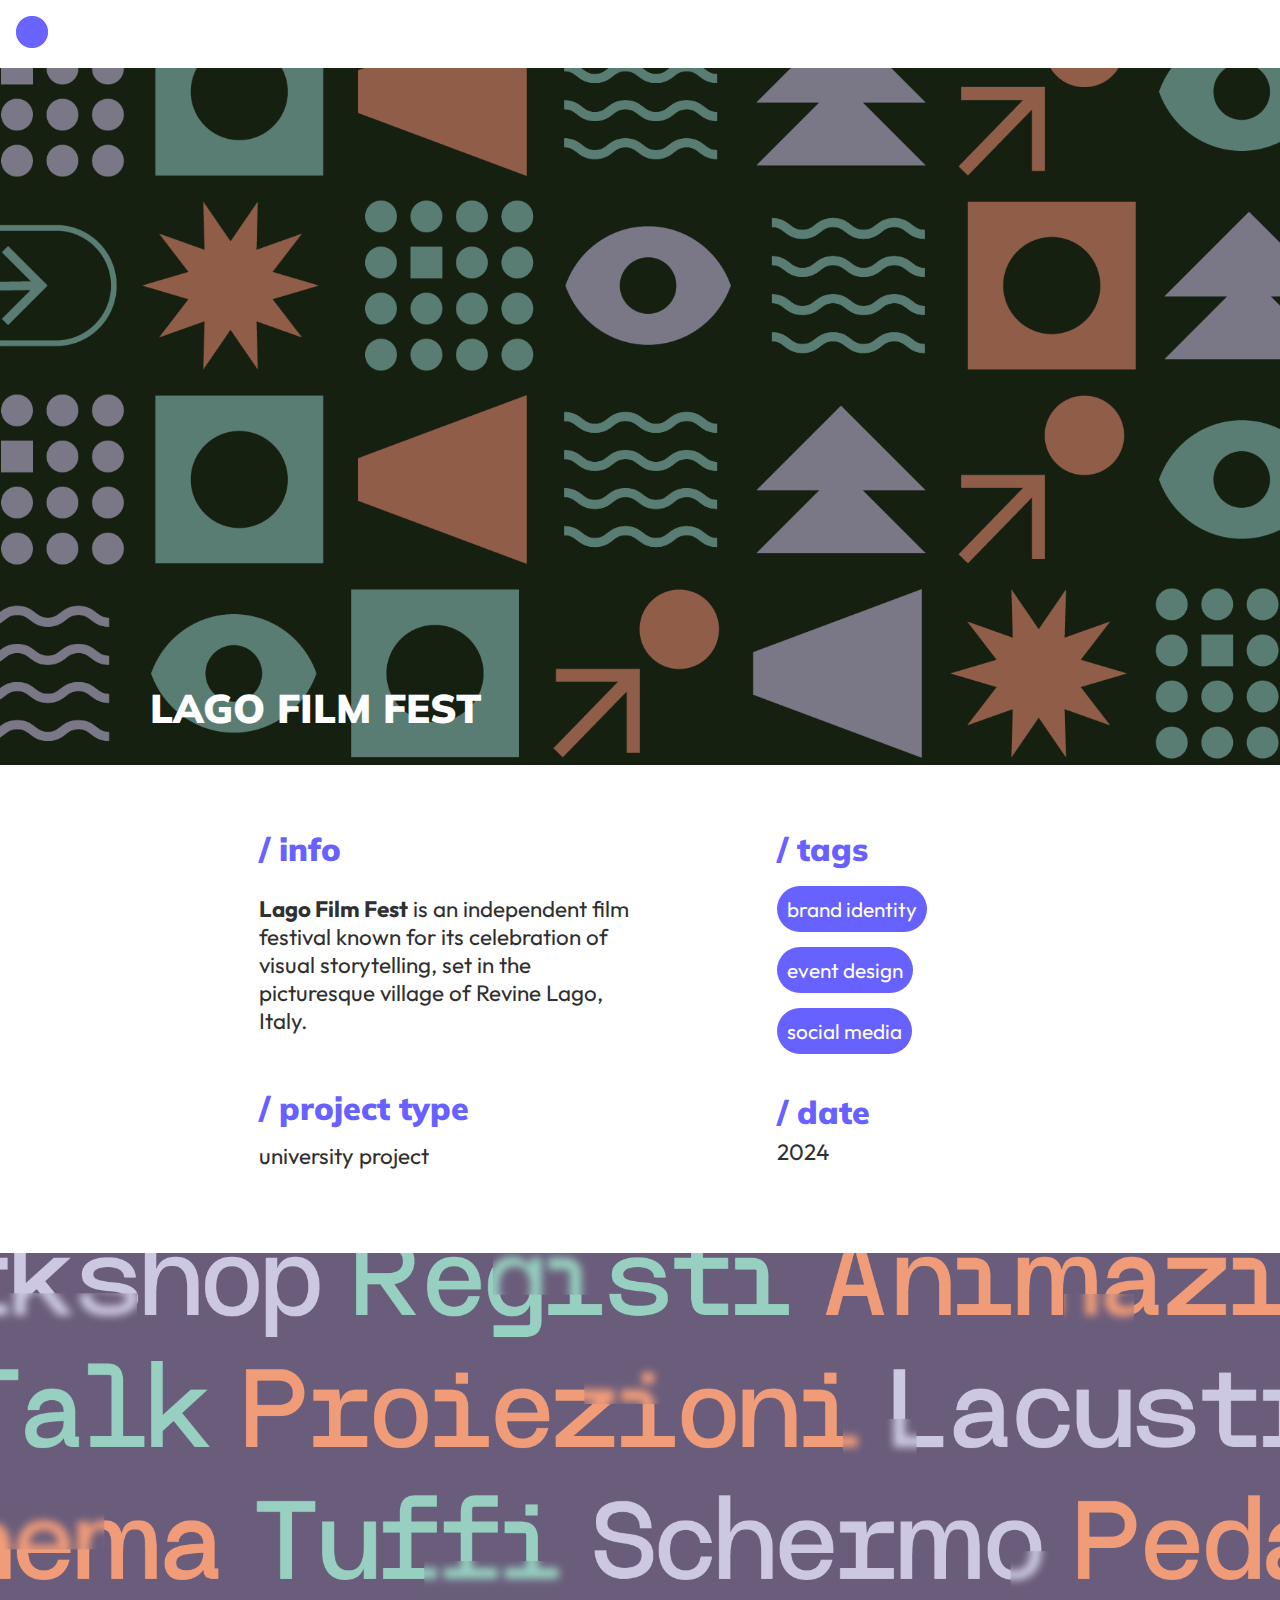
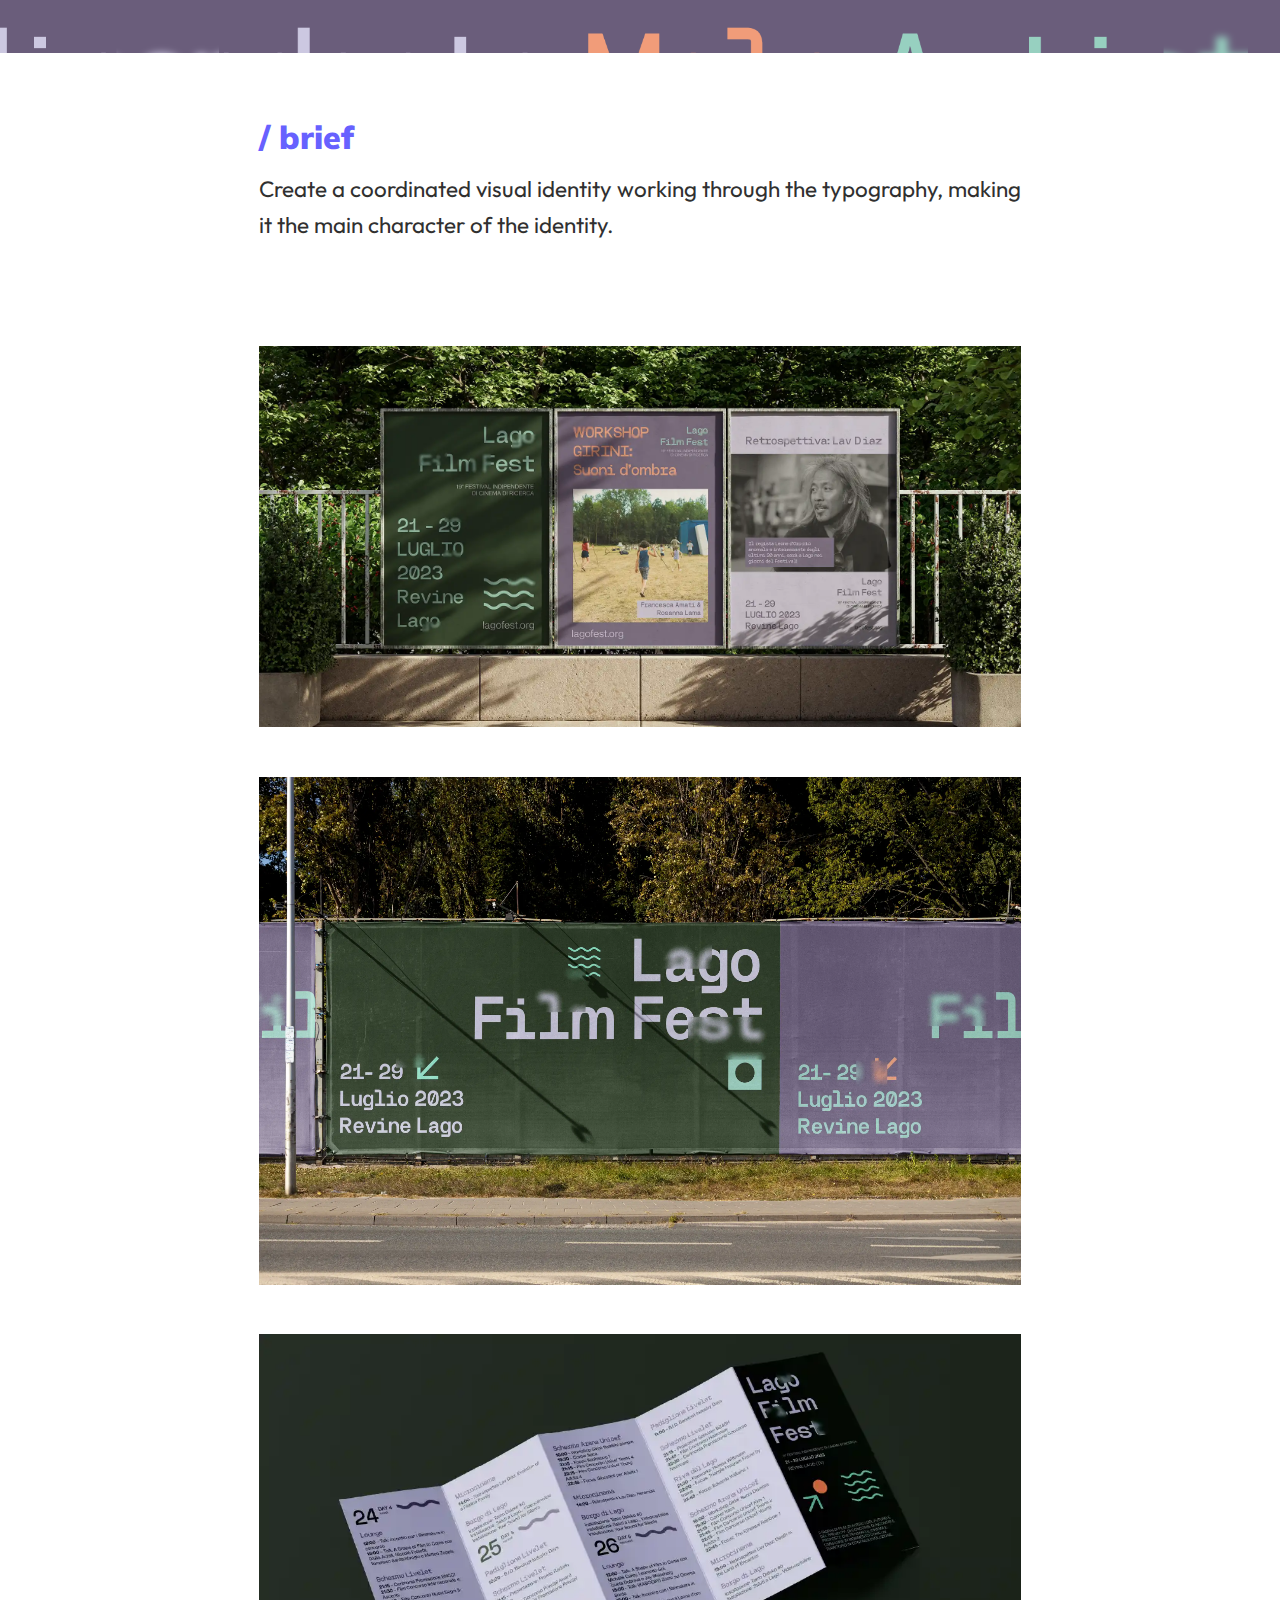
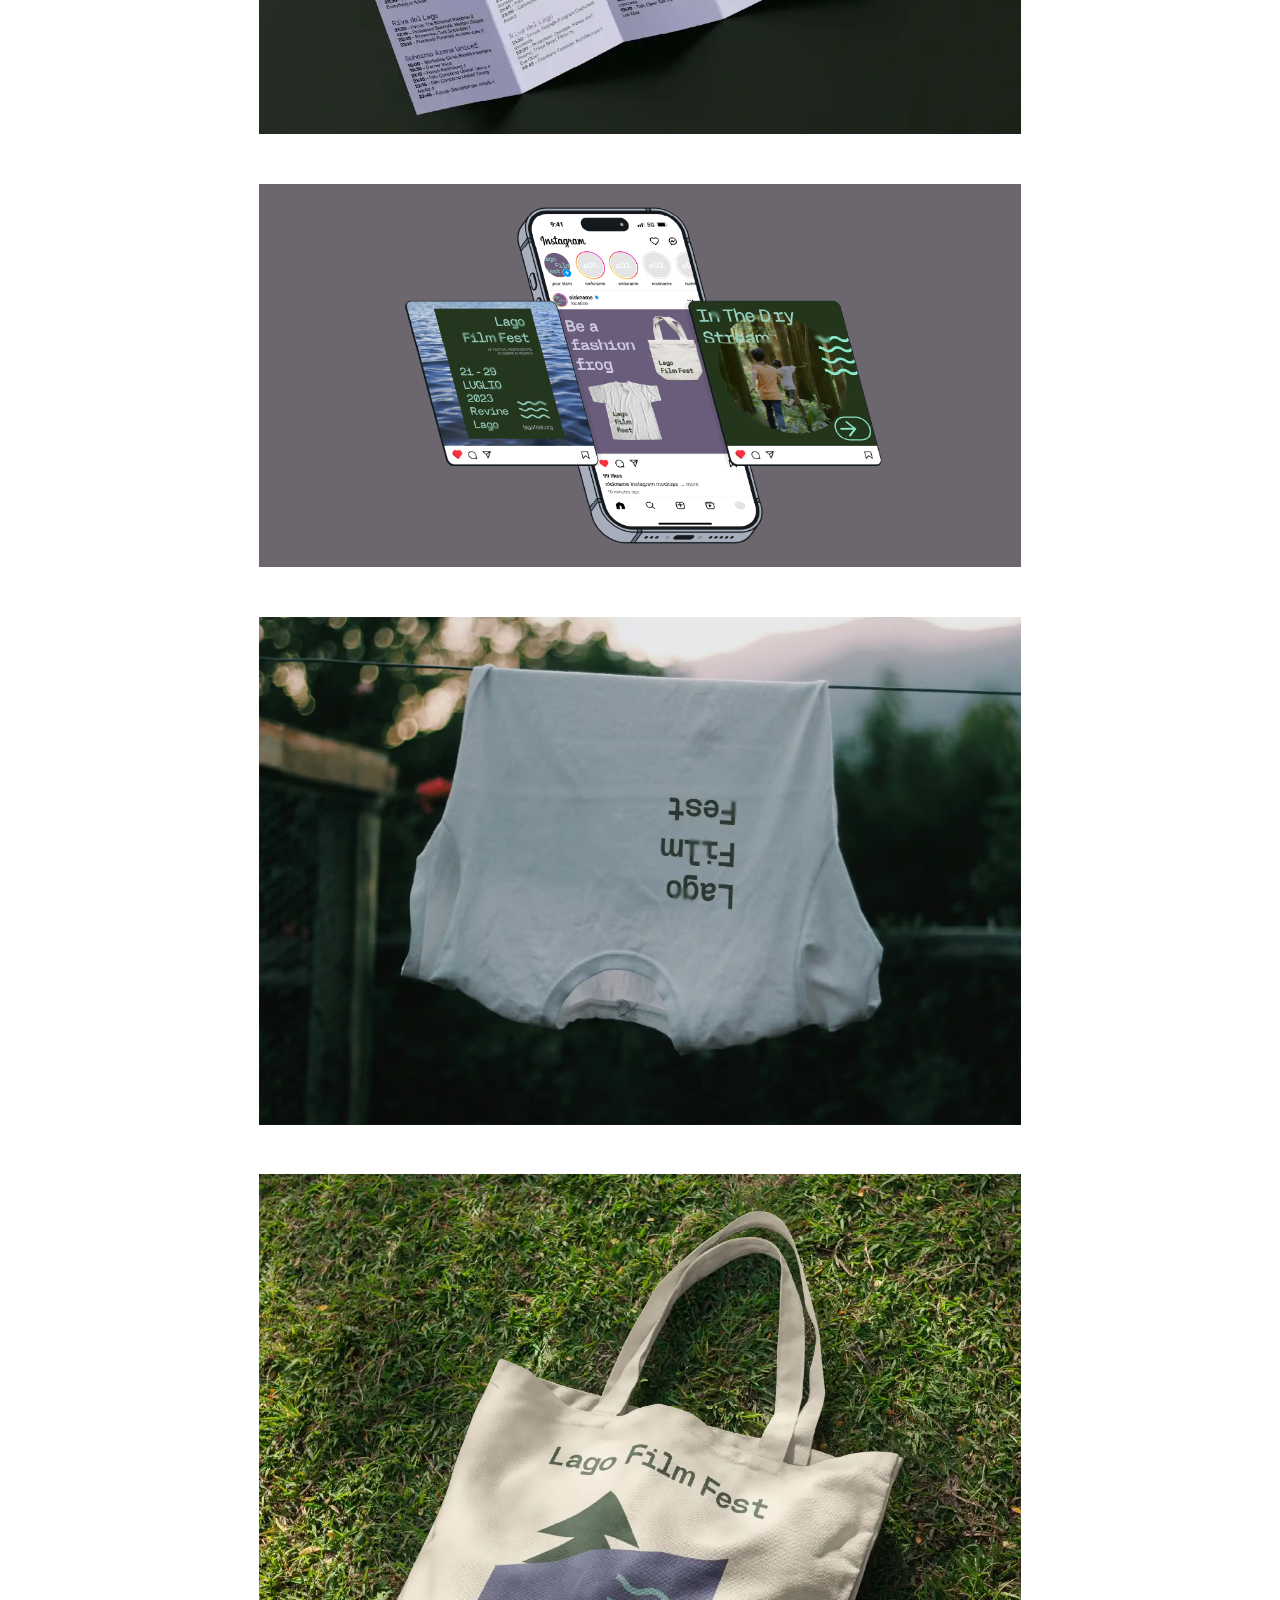
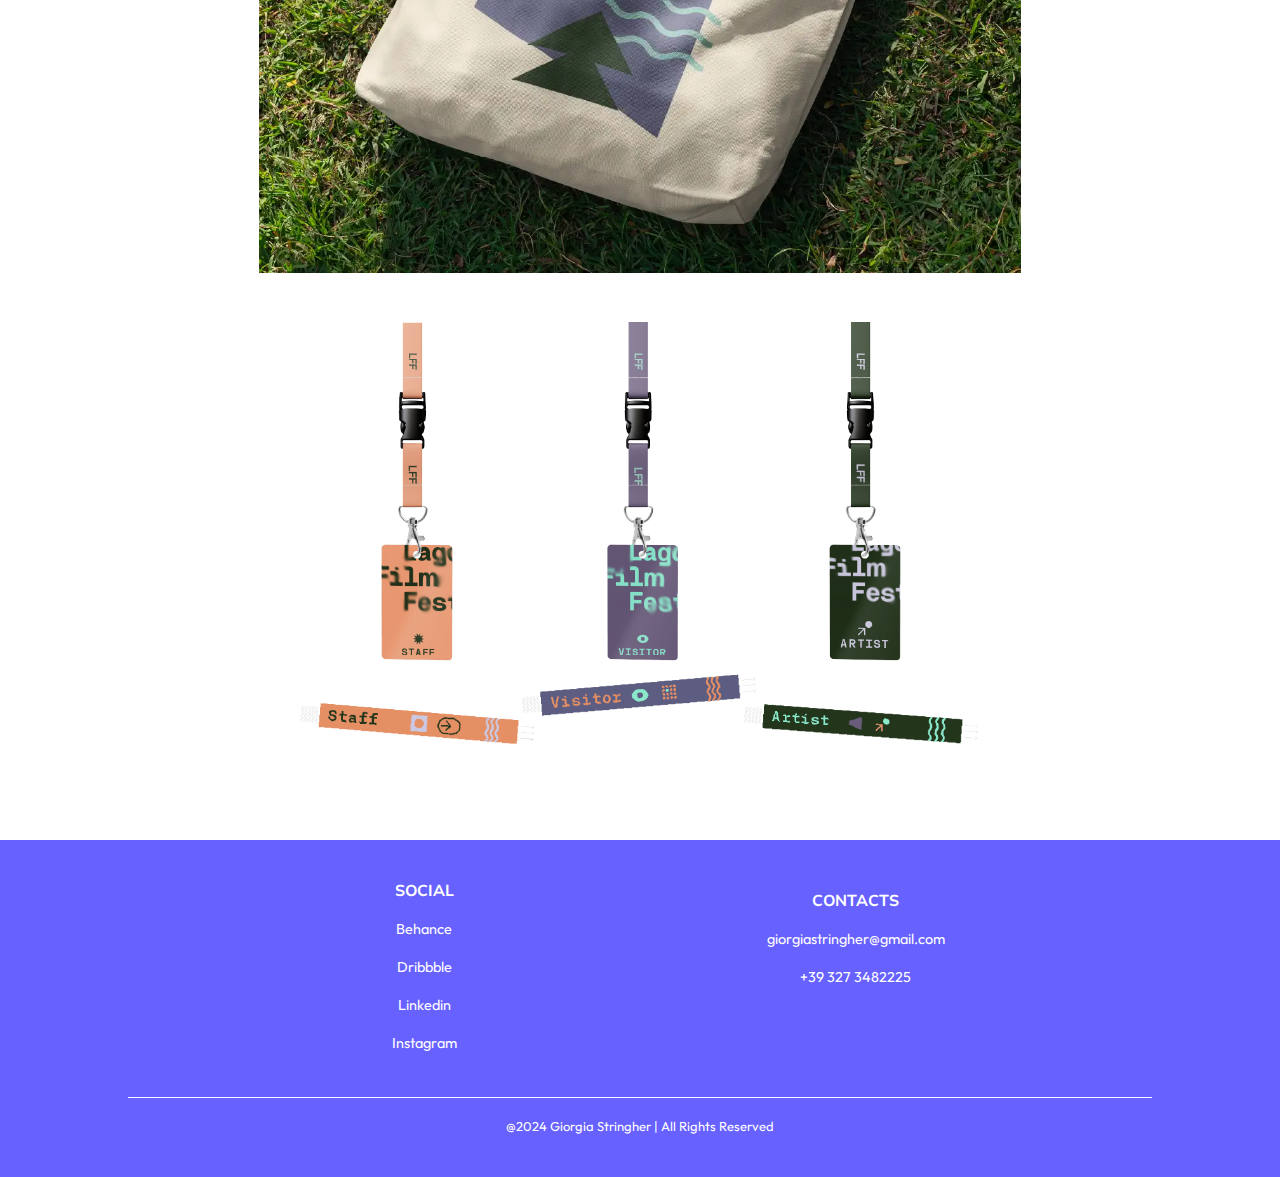
<file: portfolio/lago-film-fest.html>
<!DOCTYPE html>
<html lang="en">
<head>
    <meta charset="UTF-8">
    <meta name="viewport" content="width=device-width, initial-scale=1.0">
    <title>lago film fest project — giorgia stringher</title>
    <!-- <link rel="stylesheet" href="css/style.css"> -->
    <link rel="stylesheet" href="css/style-proj-pages.css">
    <link rel="icon" type="image/x-icon" href="images/favicon.png">
    <!-- Fonts -->
    <link rel="preconnect" href="https://fonts.googleapis.com">
<link rel="preconnect" href="https://fonts.gstatic.com" crossorigin>
<link href="https://fonts.googleapis.com/css2?family=Mulish:ital,wght@0,200..1000;1,200..1000&family=Outfit:wght@100..900&display=swap" rel="stylesheet">
</head>
<body>
    <header class="header-container-projects grid-header container">
        <div class="projects-home-icon"><a href="index.html"><img src="images/favicon.png" alt="Logo giorgia stringher portfolio"></a>
            <!-- <p class="page-name-icon">giorgia stringher</p> -->
        </div>
        <!-- <div class="header-menu-container">
            <ul class="header-menu">
                <li><a href="projects.html">projects</a></li>
            </ul>
        </div> -->
    </header>

    <section class="hero-lff-container grid-hero">
        <h1 class="hero-title">lago film fest</h1>
    </section>

    <main class="main-container">
        <section class="proj-info container grid-projects">
            <div class="client-text">
                <h1>/ info</h1>
        
                <p><span class="bold-text">Lago Film Fest</span> is an independent film festival known for its celebration of visual storytelling, set in the picturesque village of Revine Lago, Italy.</p>
             </div>

             <div class="type">
                <h1>/ project type</h1>
        
                <p>university project</p>
             </div>
    
             <div class="tag">
                <h1>/ tags</h1>
                <div>
                    <div class="single-tag">
                        brand identity
                    </div>
                    <div class="single-tag">
                        event design
                    </div>
                    <div class="single-tag">
                        social media
                    </div>
                </div>
                
             </div>

             <div class="date">
                <h1>/ date</h1>
                <p>2024</p>
             </div>
        </section>

<section class="divider-photo-lff">

</section>

        <section class="brief-info container grid-projects">
            <div class="brief-text">
                <h1>/ brief</h1>
                <p>Create a coordinated visual identity working through the typography, making it the main character of the identity.
                </p>
            </div>

            <!-- <div class="media01-sect01-video">
                <video width="500" autoplay loop muted playsinline>
                    <source src="images/lff-animation-v02.mp4" type="video/mp4">
                </video>
            </div>
            <div class="media02-sect01">
                <img src="images/lff-photo.webp" alt="Foto di repertorio del Lago Film Fest del pubblico">
            </div> -->
        </section>
        
        <section class="concept container grid-projects">
            <div class="concept-image">
                <img src="images/lff-manifesti.webp" alt="Mockup manifesti di Lago Film Fest">
            </div>
            <div class="concept-image">
                <img src="images/lff-affissione.webp" alt="Mockup affissioni di Lago Film Fest">
            </div>
            <div class="concept-image">
                <img src="images/lff-brochure.webp" alt="Mockup brochure di Lago Film Fest">
            </div>
            <div class="concept-image">
                <img src="images/lff-ig.png" alt="Mockup pubblicazioni nel profilo instagram">
            </div>
            <div class="concept-image">
                <img src="images/lff-tshirt.webp" alt="Mockup maglietta con logo">
            </div>
            <div class="concept-image">
                <img src="images/lff-totebag.webp" alt="Mockup Tote Bag con logo">
            </div>
            <div class="concept-image">
                <img src="images/lff-pass-bracelets.png" alt="Mockup pass per staff, visitatori e artisti con corrispettivi braccialetti identificativi">
            </div>
        </section>
    </main>

    <footer>
        <div class="footer__container container grid-footer">
            <div class="footer__social">
                <h2>social</h2>
                <ul>
                    <li><a href="https://www.behance.net/giorgiastringh" target="_blank">Behance</a></li>
                    <li><a href="https://dribbble.com/gstringher" target="_blank">Dribbble</a></li>
                    <li><a href="https://www.linkedin.com/in/giorgia-stringher-85145a252/" target="_blank">Linkedin</a>
                    </li>
                    <li><a href="https://www.instagram.com/ggistri/" target="_blank">Instagram</a></li>
                </ul>
            </div>
           
            <div class="footer__contacts">
                <h2>contacts</h2>
                <ul>
                    <li>giorgiastringher@gmail.com</li>
                    <li>+39 327 3482225</li>
                </ul>
            </div>
           
            <div class="footer__copyright">@2024 Giorgia Stringher | All Rights Reserved</div>
        </div>
    </footer>

</body>
</html>
</file>
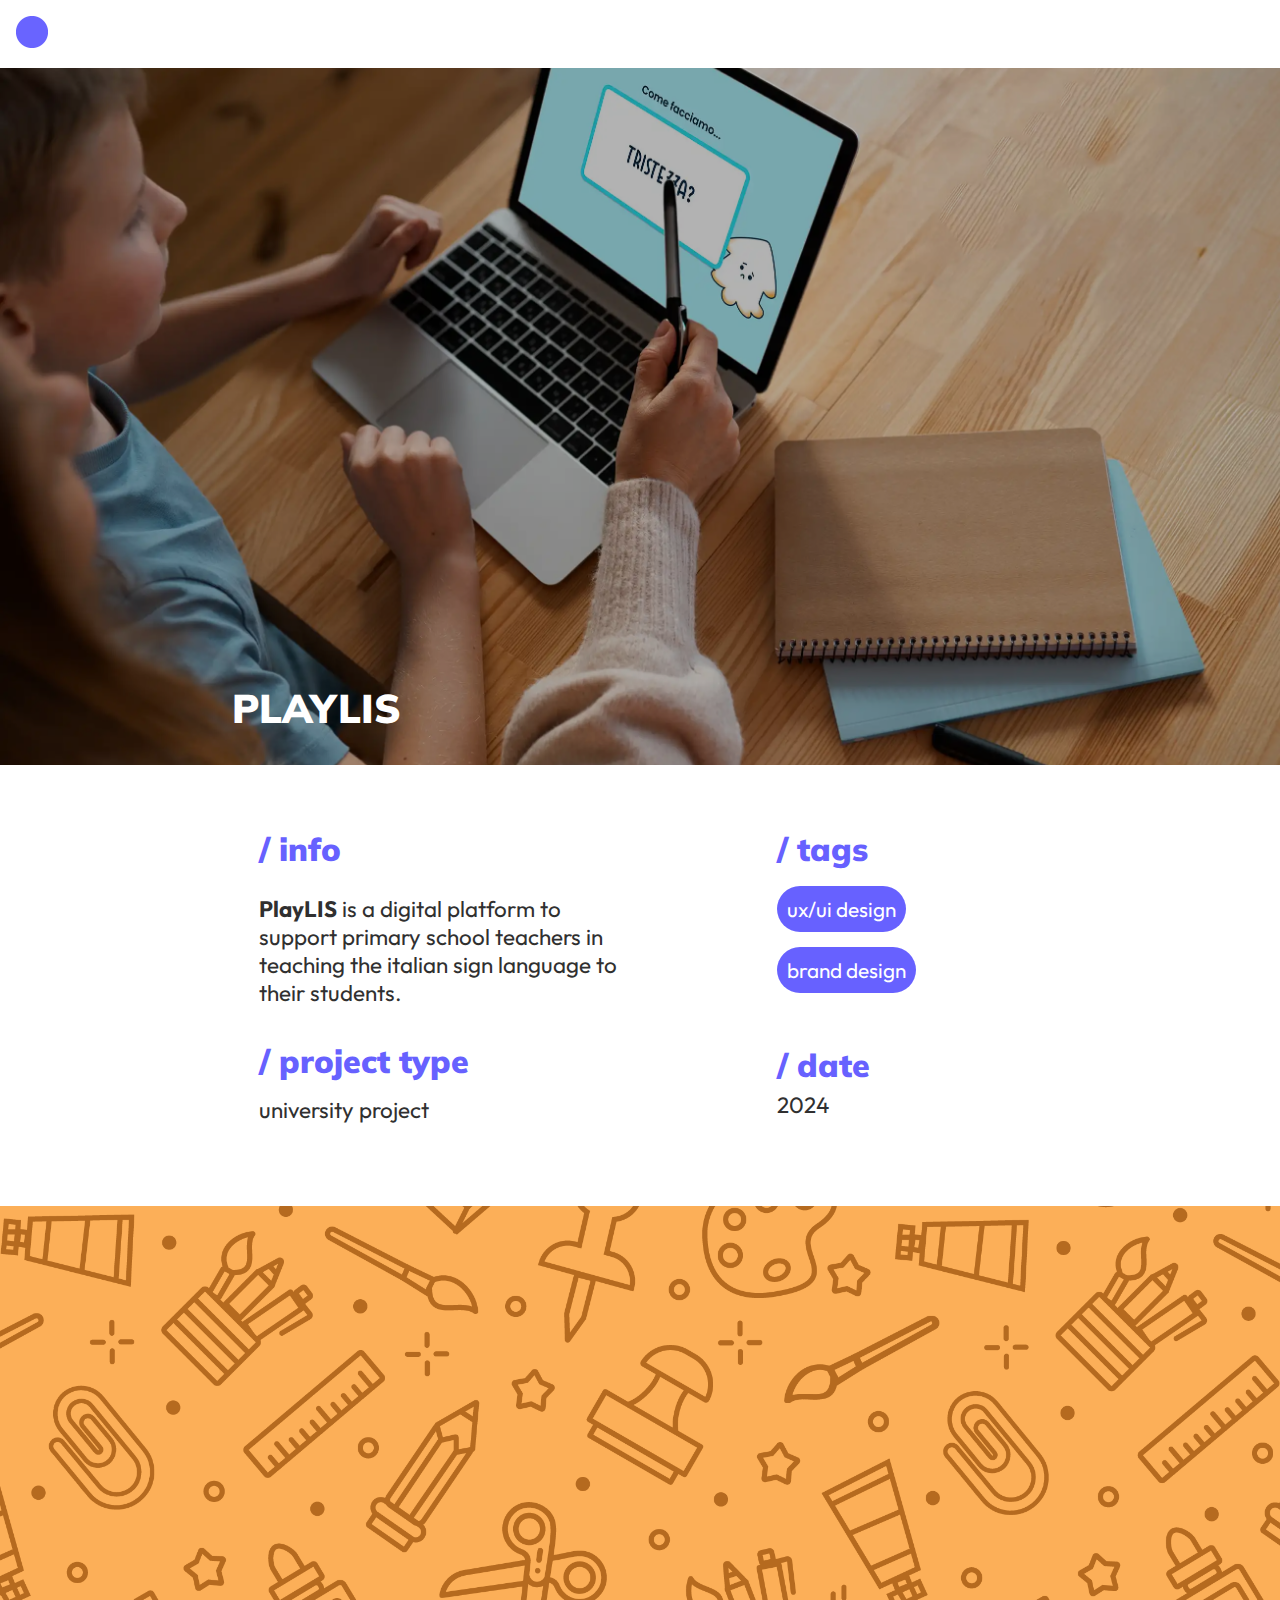
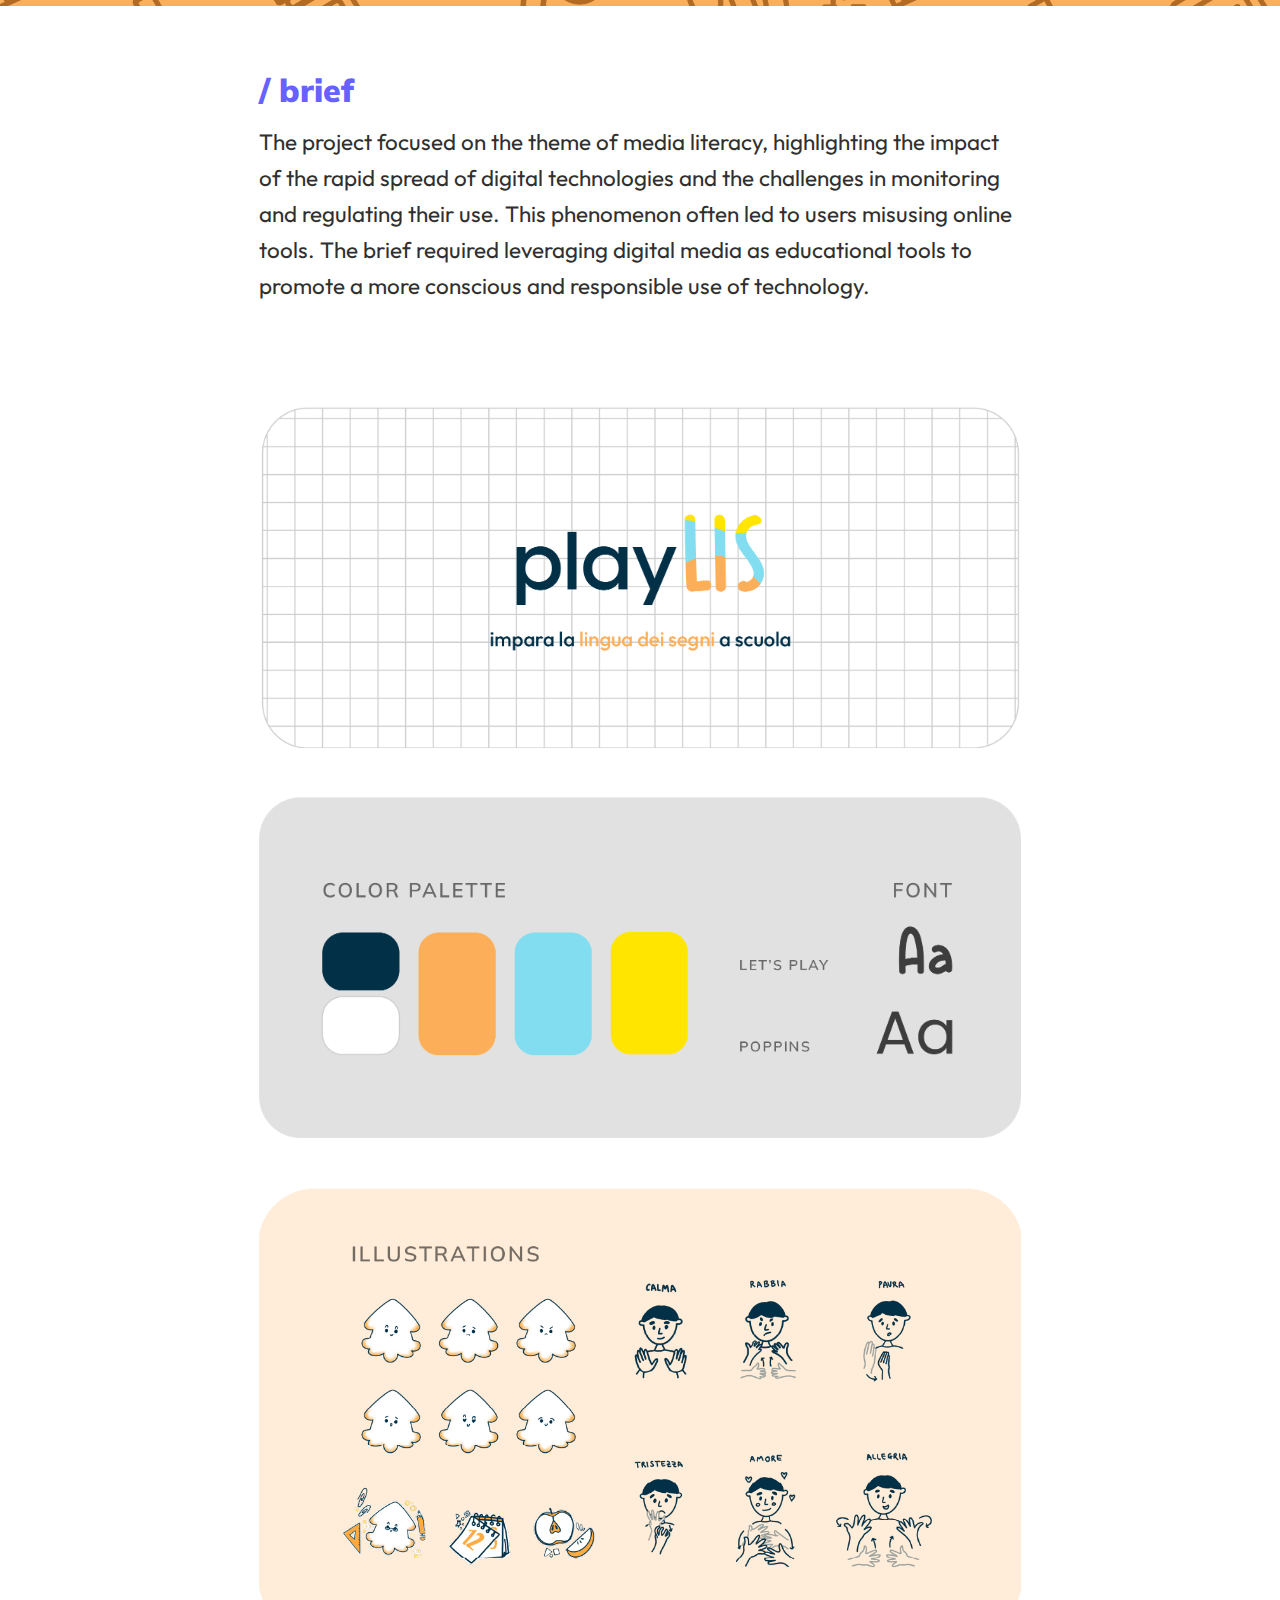
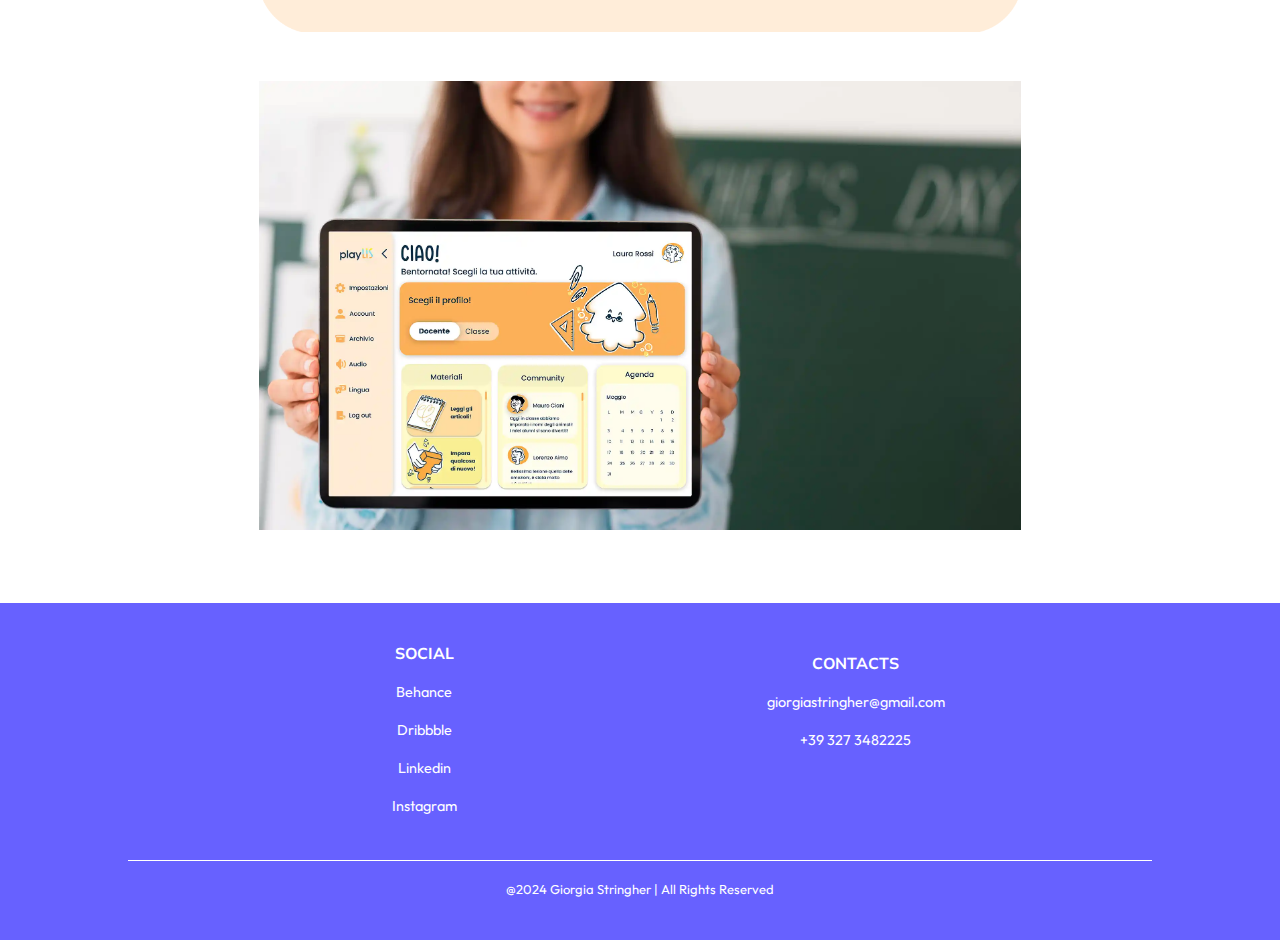
<file: portfolio/playlis.html>
<!DOCTYPE html>
<html lang="en">
<head>
    <meta charset="UTF-8">
    <meta name="viewport" content="width=device-width, initial-scale=1.0">
    <title>playlis project — giorgia stringher</title>
    <link rel="stylesheet" href="css/style.css">
    <link rel="stylesheet" href="css/style-proj-pages.css">
    <link rel="icon" type="image/x-icon" href="images/favicon.png">
    <!-- Fonts -->
    <link rel="preconnect" href="https://fonts.googleapis.com">
<link rel="preconnect" href="https://fonts.gstatic.com" crossorigin>
<link href="https://fonts.googleapis.com/css2?family=Mulish:ital,wght@0,200..1000;1,200..1000&family=Outfit:wght@100..900&display=swap" rel="stylesheet">
</head>
<body>
    <header class="header-container-projects grid-header container">
        <div class="projects-home-icon"><a href="index.html"><img src="images/favicon.png" alt="Logo giorgia stringher portfolio"></a>
            <!-- <p class="page-name-icon">giorgia stringher</p> -->
        </div>
        <!-- <div class="header-menu-container">
            <ul class="header-menu">
                <li><a href="projects.html">projects</a></li>
            </ul>
        </div> -->
    </header>

    <section class="hero-pl-container grid-hero">
        <h1 class="hero-title">playlis</h1>
    </section>

    <main class="main-container">
        <section class="proj-info container grid-projects">
            <div class="client-text">
                <h1>/ info</h1>
        
                <p><span class="bold-text">PlayLIS</span> is a digital platform to support primary school teachers in teaching the italian sign language to their students.</p>
             </div>

             <div class="type">
                <h1>/ project type</h1>
        
                <p>university project</p>
             </div>
    
             <div class="tag">
                <h1>/ tags</h1>
                <div>
                    <div class="single-tag">
                        ux/ui design
                    </div>
                    <div class="single-tag">
                        brand design
                    </div>
                </div>
                
             </div>

             <div class="date">
                <h1>/ date</h1>
                <p>2024</p>
             </div>
        </section>


        <section class="divider-photo-pl">

        </section>

        <section class="brief-info container grid-projects">
            <div class="brief-text">
                <h1>/ brief</h1>
                <p>The project focused on the theme of media literacy, highlighting the impact of the rapid spread of digital technologies and the challenges in monitoring and regulating their use. This phenomenon often led to users misusing online tools. The brief required leveraging digital media as educational tools to promote a more conscious and responsible use of technology.</p>
            </div>

        </section>
        <section class="concept container grid-projects">
            <div class="concept-image">
                <img src="images/pl-logo.png" alt="Logo PlayLIS">
            </div>
            <div class="concept-image">
                <img src="images/pl-guidelines.png" alt="Brand guidelines di PlayLIS">
            </div>
            <div class="concept-image">
                <img src="images/pl-illustrations.png" alt="Illustrazioni mascotte ed emozioni">
            </div>
            <div class="concept-image">
                <img src="images/pl-mockup02.webp" alt="Mockup PlayLIS su tablet">
            </div>
        </section>
    </main>

    <footer>
        <div class="footer__container container grid-footer">
            <div class="footer__social">
                <h2>social</h2>
                <ul>
                    <li><a href="https://www.behance.net/giorgiastringh" target="_blank">Behance</a></li>
                    <li><a href="https://dribbble.com/gstringher" target="_blank">Dribbble</a></li>
                    <li><a href="https://www.linkedin.com/in/giorgia-stringher-85145a252/" target="_blank">Linkedin</a>
                    </li>
                    <li><a href="https://www.instagram.com/ggistri/" target="_blank">Instagram</a></li>
                </ul>
            </div>
           
            <div class="footer__contacts">
                <h2>contacts</h2>
                <ul>
                    <li>giorgiastringher@gmail.com</li>
                    <li>+39 327 3482225</li>
                </ul>
            </div>
            
            <div class="footer__copyright">@2024 Giorgia Stringher | All Rights Reserved</div>
        </div>
    </footer>

</body>
</html>
</file>
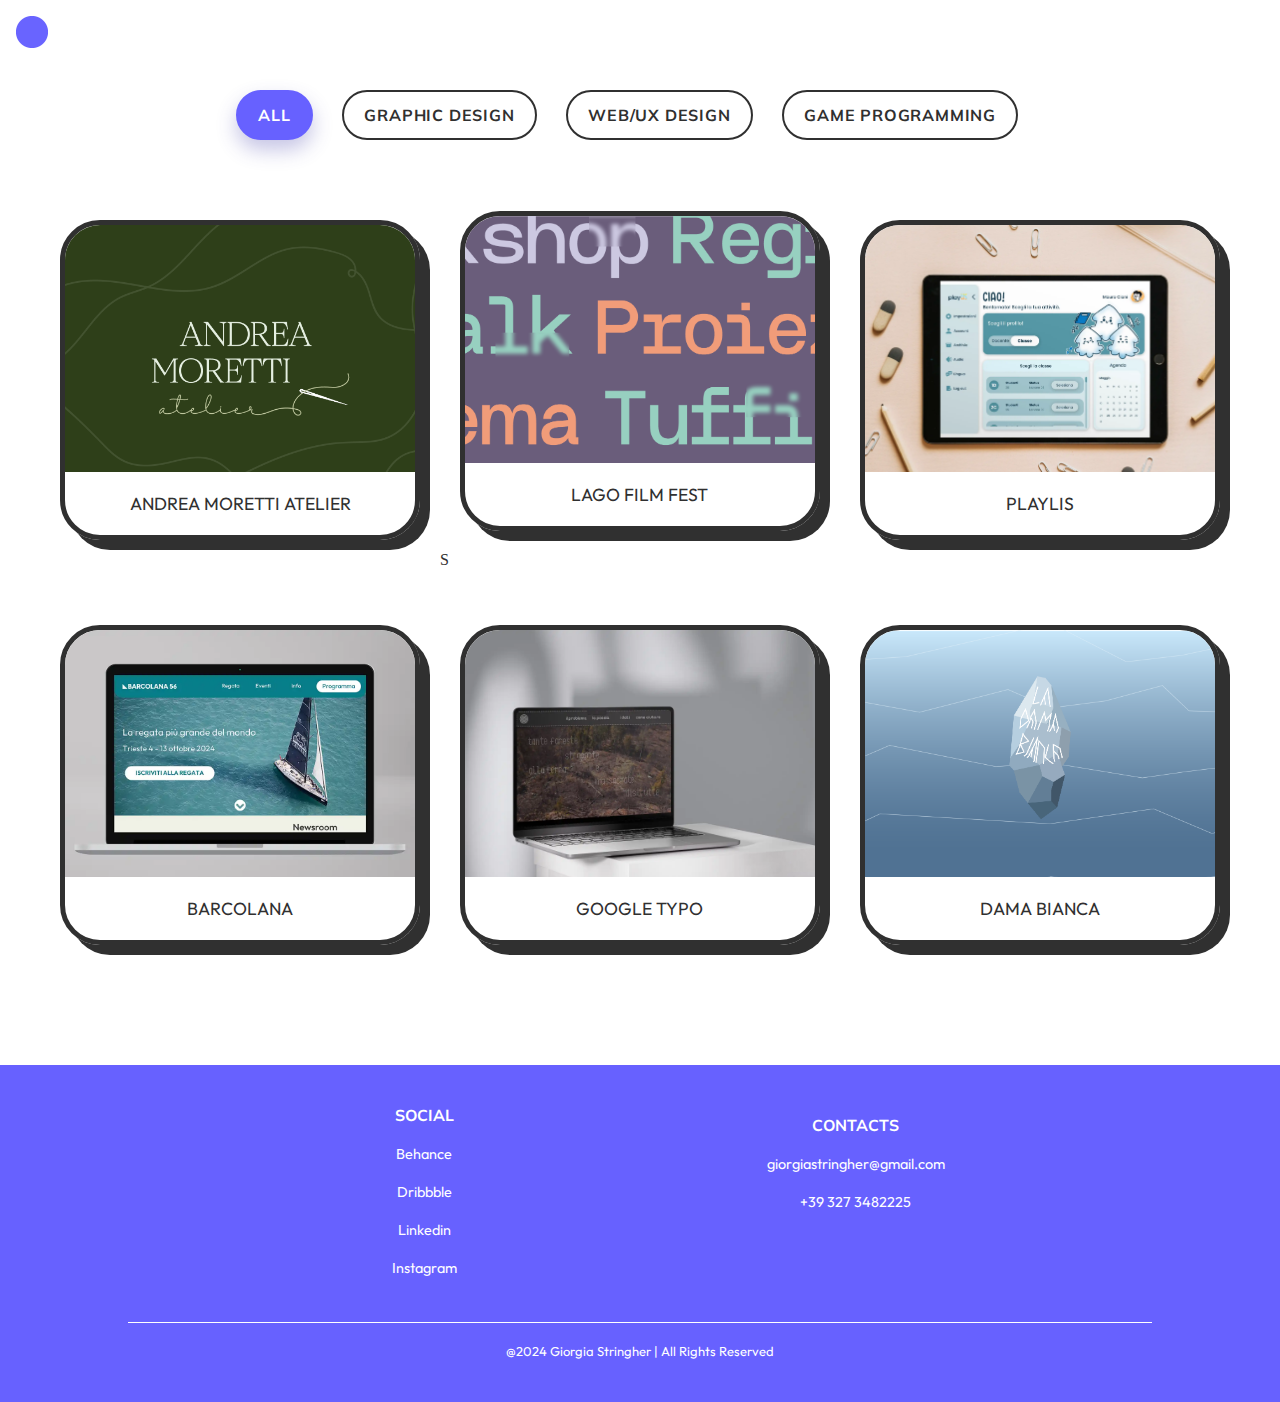
<file: portfolio/projects.html>
<!DOCTYPE html>
<html lang="en">

<head>
    <meta charset="UTF-8">
    <meta name="viewport" content="width=device-width, initial-scale=1.0">
    <title>projects — giorgia stringher</title>
    <link rel="stylesheet" href="css/style.css">
    <link rel="icon" type="image/x-icon" href="images/favicon.png">
    <!-- Fonts -->
    <link rel="preconnect" href="https://fonts.googleapis.com">
<link rel="preconnect" href="https://fonts.gstatic.com" crossorigin>
<link href="https://fonts.googleapis.com/css2?family=Mulish:ital,wght@0,200..1000;1,200..1000&family=Outfit:wght@100..900&display=swap" rel="stylesheet">
</head>

<body>  

    <header class="grid_header">
        <div class="home-icon"><a href="index.html"><img src="images/favicon.png" alt="Logo giorgia stringher portfolio"></a>
            <!-- <p class="page-name-icon">giorgia stringher</p> -->
        </div>
        
    </header>

    <section class="projects__page grid_01 container">
       
            <div class="filter__tabs">
                <button class="filter__btn is-active" data-filter="all">All</button>
                <button class="filter__btn" data-filter="graphic">GRAPHIC DESIGN</button>
                <button class="filter__btn" data-filter="web">WEB/UX DESIGN</button>
                <button class="filter__btn" data-filter="coding">GAME PROGRAMMING</button>
            </div>

            <div class="portfolio-container">
                <div class="portfolio__item" data-category="graphic">
                    <a href="andrea-moretti-atelier.html">
                        <div class="portfolio__card">
                            <div class="portfolio__image">
                                <img src="images/ama-copertina.png" alt="Logo esteso di Andrea Moretti Atelier">
                            </div>

                            <p>Andrea Moretti Atelier</p>
                        </div>
                    </a>

                </div>

                <div class="portfolio__item" data-category="graphic">
                    <a href="lago-film-fest.html">
                        <div class="portfolio__card">
                            <div class="portfolio__image">
                                <img src="images/lff-pattern-copertina.png" alt="Pattern tipografico di Lago Film Fest">
                            </div>

                            <p>Lago Film Fest</p>
                        </div>
                    </a>S

                </div>

                <div class="portfolio__item" data-category="web">
                    <a href="playlis.html">
                        <div class="portfolio__card">
                            <div class="portfolio__image">
                                <img src="images/pl-mockup01.webp" alt="Mockup tablet dell'app PlayLIS">
                            </div>

                            <p>playLIS</p>
                        </div>
                    </a>

                </div>

                <div class="portfolio__item" data-category="web">
                    <div class="portfolio__card">
                        <div class="portfolio__image">
                            <a href="barcolana.html"><img src="images/ba-mockup.webp"
                                    alt="Mockup del redesign del sito web Barcolana"></a>
                        </div>
                        <p>Barcolana</p>
                    </div>
                </div>
                
                <div class="portfolio__item" data-category="web">
                    <div class="portfolio__card">
                        <div class="portfolio__image">
                            <a href="google-typo.html"><img src="images/gt-mockup-v02.webp"
                                    alt="Mockup del sito web progetto per TYPOXGoogle"></a>
                        </div>
                        <p>Google Typo</p>
                    </div>
                </div>

                <div class="portfolio__item" data-category="coding">
                    <div class="portfolio__card">
                        <div class="portfolio__image">
                            <a href="dama-bianca.html"><img src="images/db-sfondo-card.png" alt="Logo del gioco Dama Bianca"></a>
                        </div>
                        <p>Dama Bianca</p>
                    </div>
                </div>
            </div>
       
    </section>


    <footer>
        <div class="footer__container container grid-footer">
            <div class="footer__social">
                <h2>social</h2>
                <ul>
                    <li><a href="https://www.behance.net/giorgiastringh" target="_blank">Behance</a></li>
                    <li><a href="https://dribbble.com/gstringher" target="_blank">Dribbble</a></li>
                    <li><a href="https://www.linkedin.com/in/giorgia-stringher-85145a252/" target="_blank">Linkedin</a>
                    </li>
                    <li><a href="https://www.instagram.com/ggistri/" target="_blank">Instagram</a></li>
                </ul>
            </div>
           
            <div class="footer__contacts">
                <h2>contacts</h2>
                <ul>
                    <li>giorgiastringher@gmail.com</li>
                    <li>+39 327 3482225</li>
                </ul>
            </div>

            <div class="footer__copyright">@2024 Giorgia Stringher | All Rights Reserved</div>
        </div>
    </footer>

    <script src="js/script.js"></script>
    <script src="js/script-projects.js"></script>
</body>

</html>
</file>
<file: portfolio/css/style.css>
/* -------------------------------------------------------------------------------- */
/* ! BASE */
/* -------------------------------------------------------------------------------- */

/* RESET */
* {
    margin: 0;
    padding: 0;
    box-sizing: border-box;
}

html,
body {
    overflow-x: hidden;
    scroll-behavior: smooth;
   
}

a {
    text-decoration: none;
    color: inherit;
}

li {
    list-style: none;
}

button {
    background: none;
    color: inherit;
    border: none;
    padding: 0;
    outline: inherit;
    font-size: inherit;
    font-family: inherit;
}

button,
a {
    cursor: pointer;
}

body {
    background: var(--light);
    color: var(--dark);
}

p {
    font-family: "Maven Pro", sans-serif;
}

h1, h2, h3, h4 {
    font-family: 'Plein', sans-serif;
}

/* UTILITY */
.res {
    width: 100%;
    max-width: 600px;
}

.container {
    max-width: 1600px;
    margin: 0 auto;
}

.no-scroll {
    position: fixed;
  width: 100%;
  overflow: hidden;
  }


/* PALETTE */
:root {
    --light: #ffffff;
    --dark: #303030;
    --accent: #6761ff;
    --accent-secondary: #e66260;
    --dark-secondary: #5b5b5b;
}


/* --------------------------------------------------------------- */
/* GRIGLIE */

.grid-header {
    display: grid;
    grid-template-columns: repeat(8, 1fr);
    gap: 15px;
}

.grid-hero {
    display: grid;
    grid-template-columns: repeat(4, 1fr);
    gap: 15px;
}

.grid-01 {
    display: grid;
    grid-template-columns: repeat(6, 1fr);
    gap: 15px;
}

.grid-02 {
    display: grid;
    grid-template-columns: repeat(6, 1fr);
    grid-template-rows: 1fr 1/2fr;
    gap: 15px;
}

.grid-projects {
    display: grid;
    grid-template-columns: repeat(10, 1fr);
    grid-template-rows: 1fr, 1/2fr;
    gap: 15px;
}

.grid-footer {
    display: grid;
    grid-template-columns: repeat(6, 1fr);
    grid-template-rows: repeat(3, 1fr);
    gap: 15px;
}

/* --------------------------------------------------------------- */
/* HEADER */

header {
    position: fixed;
    top: 0;
    left: 0;
    width: 100%;
    background-color: var(--light);
    color: var(--dark);
    transition: transform 0.3s ease;
    z-index: 10;
}

header.hidden {
    transform: translateY(-100%);
}

.header-container {
    padding: 20px 0;
    align-items: center;
}


.home-icon {
    grid-column: 1/3;
    display: flex;
    flex-direction: row;
    justify-content: flex-start;
    
}

.home-icon img {
    scale: 50%;
    transition: transform 0.3s ease;
}

.home-icon img:hover {
    transform: scale(1.1); 
}

/*
.page-name-icon {
    font-size: 1.1em;
    align-self: center;
    font-family: 'Outfit';
    opacity: 0;
    transform: translateX(-20px); 
    transition: opacity 0.4s ease, transform 0.4s ease;
}

.home-icon:hover + .page-name-icon {
    opacity: 1; 
    transform: translateX(0); 
} */


.header-menu-container {
    grid-column: 4/7;
    grid-row: 1;
    font-size: 1.5em;
    font-family: 'Outfit';

}

.header-menu {
    display: none;
    flex-direction: row;
    justify-content: space-between;
}

.header-menu li {
    position: relative;
}

.header-menu li::after {
    content: '';
    position: absolute;
    height: 2.5px;
    left: 0;
    bottom: -5px;
    width: 0;
    background: var(--dark);
    transition: width .2s;
}

.header-menu li:hover:after {
    width: 100%;
}


/* Header nascosto */
header.hidden {
    transform: translateY(-100%); /* Nasconde l'header */
  }
  
  /* Header visibile */
  header.visible {
    transform: translateY(0); /* Rende visibile l'header */
  }

.cta-cv {
    display: none;
}

.cta-cv-hb {
    grid-row: 1;
    grid-column: 7/9;
    color: var(--light);
    background: var(--accent);
    text-align: center;
    justify-self: center;
    align-self: center;
    border-radius: 30px;
    padding: 10px 15px;
    margin: 10%;
    font-size: 1.5em;
    max-width: max-content;
}

.cta-cv-hb:hover {
    background-color: var(--dark);
    color: var(--light);
    transition: all .2s;
}

/* hamburger */
.hamburger-menu {
    position: relative;
    grid-column: 7/9;
    grid-row: 1;
    justify-self: center;
  }

.hamburger {
    position: sticky;
    top: 20px;
    right: 20px;
    width: 40px; 
    height: 40px; 
    display: flex;
    justify-content: center; 
    align-items: center;
    background: none;
    border: none;
    cursor: pointer;
    z-index: 30;
}
  
/* Barre del pulsante hamburger */
.hamburger span {
    position: absolute;
    width: 30px; /* Larghezza delle barre */
    height: 4px; /* Altezza delle barre */
    background: var(--accent);
    border-radius: 2px; /* Smussa i bordi */
    transition: all 0.3s ease;
    transform-origin: center; /* Punto di trasformazione al centro */
}
  
/* Posizionamento delle barre */
.hamburger span:nth-child(1) {
    transform: translateY(-8px); /* Barre superiore */
}
  
.hamburger span:nth-child(2) {
    transform: translateY(0); /* Barra centrale */
}
  
.hamburger span:nth-child(3) {
    transform: translateY(8px); /* Barra inferiore */
}
  
/* Stato attivo: trasformazioni */
.hamburger.active span:nth-child(1) {
    transform: rotate(45deg); /* Ruota la barra superiore */
}
  
.hamburger.active span:nth-child(2) {
    opacity: 0; /* Nasconde la barra centrale */
}
  
.hamburger.active span:nth-child(3) {
    transform: rotate(-45deg); /* Ruota la barra inferiore */
}

  
  /* Menu Styles */
.menu {
    position: fixed;
    top: 0;
    bottom: 0;
    right: 0;
    width: 100%;
    height: 100vh;
    background: var(--light);
    opacity: 1;
    display: flex;
    justify-content: center;
    transform: translateX(100%); 
    transition: transform 0.3s ease;
    z-index: 25; 
}
  
.menu ul {
    list-style: none;
    padding: 0;
    margin: 25% 0;
    text-align: center;
    font-family: 'Outfit';
    z-index: 20;

}
  
.menu ul li {
    margin: 20px 0;
}
  
.menu ul li a {
    text-decoration: none;
    font-size: 3em;
    color: var(--dark);
}
  
/* Menu Open */

.menu.open {
    transform: translateX(0); /* Quando è aperto, il menu entra nella viewport */
}

body.fixed {
    overflow: hidden; /* Blocca lo scroll globale */
}

/* --------------------------------------------------------------- */
/* HERO HOMEPAGE*/

.hero-hp-text {
    grid-column: 1/5;
    height: 100vh;
    margin: 10% 3% 0 3%;
    padding: 0 10px;
    display: flex;
    flex-direction: column;
    justify-content: center;
}

.hero-hp-text h1 {
    font-family: "Mulish", sans-serif;
    font-weight: 1000;
    text-transform: uppercase;
    font-size: 4em;

    position: relative; /* Necessario per il pseudo-elemento */
    display: inline-block;
}

.hero-hp-text h4 {
    color: var(--dark);
    font-family: 'Outfit';
    font-weight: 500;
    text-transform: uppercase;
    font-size: 1.2em;
    opacity: 0.6;
}

.hero-mobile {
    display: flex;
}

.hero-desktop {
    display: none;
}

.highlight {
    position: relative; 
    display: inline-block; 
    color: var(--dark); 
}

.highlight::before {
    content: ''; 
    position: absolute;
    bottom: 0; 
    left: 0;
    height: 140px; 
    width: 0; 
    background-color: var(--accent); 
    transition: width 0.4s ease; 
    z-index: -1; 
}

.highlight:hover::before {
    width: 100%; /* Espande il rettangolo quando è attivo */
}

.highlight:hover {
    color: var(--light);
    transition:  0.5s ease;
}


/* --------------------------------------------------------------- */
/* MAIN CONTAINER */
.main-container h1 {
    color: var(--accent) ;
    font-family: "Mulish", sans-serif;
    font-weight: 900;
    font-size: 1.3em;
    padding-bottom: 2%;
}


/* --------------------------------------------------------------- */
/* ABOUT */
.about {
    margin: 0 3%;
    align-self: center;
    justify-self: center;
}

.about-text {
    color: var(--dark);
    font-family: 'Outfit';
    font-size: 1.1em;
    grid-column: 1/7;
    justify-self: center;
}

.about-text p {
    padding: 10px 0;
    line-height: 1.3em;
    font-family: 'Outfit';
}

.about-text ul>li {
list-style: inside;
}

.about-image {
    grid-column: 1/7;
    justify-self: center;
}

.about-image img {
    max-width: 350px;
}


/* --------------------------------------------------------------- */
/* EXPERIENCE */

.experience {
    margin: 10% 3%;
    height: 100vh;
    justify-self: center;
}


.experience-text {
    grid-column: 1/8;
    color: var(--dark);
    font-family: 'Outfit';
    font-size: 1.1em;
    justify-self: center;
    align-self: center;
}


.experience-container {
    display: flex;
    flex-direction: column; 
    height: 600px; 
    flex-wrap: nowrap; 
    max-width: 900px;
    margin: 4% auto;
    padding: 3%;
    border: 2px solid var(--dark);
    border-radius: 20px;
    align-self: center;
}

.sidebar {
    flex: 1;
    align-self: center; 
    padding-right: 20px;
    text-align: center;
}

.sidebar ul {
    list-style: none;
    margin: 0;
    padding: 0;
    display: flex;
    flex-wrap: nowrap;
    flex-direction: column;
    justify-content: center;
    /* gap: 10px; */
}

.sidebar li {
    margin: 10px 0;
    padding: 5px;
    font-size: 1.1rem;
    cursor: pointer;
    color: var(--dark-secondary);
    transition: color 0.3s ease, transform 0.3s ease;
}

.sidebar li.active,
.sidebar li:hover {
    color: var(--accent);
    transform: translateX(5px);
}

.content {
    flex: 2;
    padding: 0 20px;
    align-self: center;
}

.job {
    display: none;
}

.job.active {
    display: block;
}

.job.active h2 {
    padding-bottom: 30px;
}

.location {
    font-weight: 600;
    opacity: 0.7;
}

.job.active p {
    padding-bottom: 10px;
}


/* --------------------------------------------------------------- */
/* PROJECTS */

.projects {
    margin: 5% 3%;
    /* height: 100vh; */
    align-self: center;
    justify-self: center;
}

.projects-text {
    grid-column: 1/8;
    color: var(--dark);
    font-family: 'Outfit';
    /* margin: 0 5%; */
    font-size: 1.1em;
}

.projects__container {
    display: flex;
    flex-direction: column;
    align-items: center;
    gap: 20px;
    margin: 4% 0;
}

.proj-box {
    width: 350px;
    margin: 10px;
}

.prog__text {
    display: flex;
    flex-direction: column;
    height: 220px;
    border: 2px solid var(--dark);
    /* background: var(--dark); */
    border-bottom-left-radius: 50px;
    border-bottom-right-radius: 50px;
    margin-top: -6px;
    transition: ease-in-out 0.2s;
}

.projects__container p {
    padding: 15px;
    font-family: 'Outfit';
    color: var(--dark);
    text-transform: uppercase;
    transition: ease-in-out 0.2s;
}

.projects__container img {
    width: 100%;
    height: 250px;
    object-fit: cover;
    border-top-left-radius: 50px;
    border-top-right-radius: 50px;
    border: 2px solid var(--dark);
}

.prog__text-line {
    border: 1.2px solid var(--dark);
    background-color: var(--accent);
    border-radius: 50px;
    width: 50px;
    height: 6px;
    margin-top: 5%;
    margin-left: 15px;
    transition: ease-in-out 0.2s;
}

.proj-box:hover .prog__text {
    background: var(--light);
    border: 2px dashed var(--dark);
    transition: ease-in-out 0.2s;
}

.proj-box:hover .prog__text p {
    color: var(--dark);
    transition: ease-in-out 0.2s;
}

.proj-box:hover .prog__text-line {
    width: 70px;
    transition: ease-in-out 0.2s;
}

.projects-text>a {
    display: flex;
    font-size: 1.3em;
    /* align-self: center; */
    justify-self: center;
    align-self: center;
    margin: 20px 0;
    transition: all ease 0.2s;
}

.projects-text>a:hover {
    color: var(--accent);
    transition: all ease 0.2s;
}

.projects-text>a {
    position: relative;
}

.projects-text>a::after {
    content: '';
    position: absolute;
    height: 3px;
    left: 0;
    bottom: -5px;
    width: 0;
    background: var(--accent);
    transition: width .2s;
}

.projects-text>a:hover:after {
    width: 100%;
}

/* --------------------------------------------------------------- */
/* CONTACT */

.contact-text {
    color: var(--dark);
    font-family: 'Outfit';
    font-size: 1.1em;
    grid-column: 1/8;
    margin: 20% 3%;
}

.contact-text a {
    text-decoration: underline;
    transition: 0.2s ease-in-out;
    font-family: 'Outfit';
}

.contact-text a:hover {
    color: var(--accent);
    transition: 0.2s ease-in-out;
}




/* --------------------------------------------------------------- */
/* --------------------------------------------------------------- */
/* PROJECTS PAGE */
/* --------------------------------------------------------------- */

.projects__page {
    margin: 5% 0;
}

.filter__tabs {
    text-align: center;
    grid-row: 1;
    grid-column: 1/8;
}

.portfolio-container {
    display: flex;
    flex-direction: column;
    grid-row: 2;
    grid-column: 1/8;
    max-width: 1200px;
    margin: 0 auto;  
    display: flex;
    flex-wrap: wrap; 
    justify-content: center;
    align-items: center;
}

.portfolio__item {
    width: 100%;
    max-width: 450px;
    margin-bottom: 3%;
}

.filter__btn {
    padding: 12px 20px;
    font-size: 16px;
    font-family: "Mulish", sans-serif;
    line-height: 22px;
    font-weight: 700;
    letter-spacing: 0.05em;
    color: var(--dark);
    cursor: pointer;
    text-transform: uppercase;
    background: var(--light);
    outline: none;
    border: 2.0px solid var(--dark);
    border-radius: 50px;
    margin-right: 2%;
    margin-bottom: 4%;
    transition: box-shadow .2s;
    -webkit-transition: box-shadow .2s;
    -moz-transition: box-shadow .2s;
    -ms-transition: box-shadow .2s;
    -o-transition: box-shadow .2s;
}

.filter__btn.is-active {
    background-color: var(--accent);
    border: 2px solid var(--accent);
    color: var(--light);
    box-shadow: 0px 10px 20px 0px rgba(66, 63, 169, 0.3);
}

.filter__btn:hover {
    box-shadow: 0px 10px 20px 0px rgba(66, 63, 169, 0.5);
}

.filter__btn:active {
    transform: scale(1.02);
    -webkit-transform: scale(1.02);
    -moz-transform: scale(1.02);
    -ms-transform: scale(1.02);
    -o-transform: scale(1.02);
}

.portfolio__card {
    border: 5px solid var(--dark);
    margin: 20px;
    /* padding: 0 20px; */
    display: flex;
    flex-direction: column;
    align-items: center;
    justify-content: center;
    height: 320px;
    box-shadow: 10px 10px var(--dark);
    border-radius: 2px;
    overflow: hidden;
    border-radius: 40px;
}

.portfolio__card p {
    padding: 20px 0;
    font-size: 1.3em;
    text-align: center;
    text-transform: uppercase;
    font-family: 'Outfit';
    color: var(--dark);
}

.portfolio__image {
    overflow: hidden;
    width: 100%;
    display: flex;
    align-items: flex-start;
    justify-content: center;
    
}

.portfolio__image img {
    max-width: 420px;
    border-radius: 2px;
    transition: all ease 0.2s;
}

.portfolio__card img:hover {
    scale: 110%;
    transition: all ease 0.2s;
}


/* --------------------------------------------------------------- */
/* FOOTER */
footer {
    background: var(--accent);
    color: var(--light);
    padding: 30px 0;
    font-size: 1.2em;
    font-family: 'Outfit';
}

footer h2 {
    font-size: 1.1em;
    text-transform: uppercase;
    font-family: "Mulish", sans-serif;
}

.footer__social {
    grid-row: 1;
    grid-column: 1/7;
    font-family: var(--paragraphs);
    padding: 10px 0;
    justify-self: center;
    text-align: center;
}

.footer__social>ul {
    padding: 20px 0;
    display: flex;
    flex-direction: column;
    gap: 20px;
}

.footer__social li {
    color: var(--light);
    transition: all ease 0.2s;
}

.footer__social li:hover {
    color: var(--light);
    transition: all ease 0.2s;
}

.footer__contacts {
    grid-row: 2;
    grid-column: 1/7;
    font-family: var(--paragraphs);
    padding: 20px 0;
    justify-self: center;
    text-align: center;
}

.footer__contacts>ul {
    padding: 20px 0;
    display: flex;
    flex-direction: column;
    gap: 20px;
}

.footer__contacts li {
    color: var(--light);
    transition: all ease 0.2s;
}


.footer__copyright {
    grid-row: 3;
    grid-column: 1/7;
    padding: 20px 0;
    width: 80%;
    text-align: center;
    justify-self: center;
}


/* --------------------------------------------------------------- */
/* MEDIA QUERY */

@media (min-width: 1200px) {
    
    .grid-02 {
        grid-template-rows: 1fr;
    }
    
    /* HAMBURGER */
    .hamburger {
      display: none;
    }

    .cta-cv {
        display: flex;
        font-size: 1.5em;
        font-family: 'Outfit';
        grid-row: 1;
        grid-column: 7/9;
        margin: 0 25%;
        background-color: var(--dark);
        color: var(--light);
        justify-content: center;
        padding: 10px 5px;
        border-radius: 30px;
        transition: all .2s;
    }
    
    .cta-cv:hover {
        background-color: var(--accent);
        color: var(--light);
        transition: all .2s;
    }
 

    .header-menu {
        display: flex;  
    }


    /* HERO HOMEPAGE */
    .hero-hp-text {
    grid-column: 1/5;
    height: 100vh;
    margin: 15% 3% 0 3%;
    align-self: center;
    justify-content: flex-start;
    }

    .hero-hp-text h1 {
        font-size: 8em;
    }
    
    .hero-hp-text h4 {
        font-size: 2em;
    }

    .hero-mobile {
        display: none;
    }
    
    .hero-desktop {
        display: flex;
    }

    .main-container h1 {
        font-size: 2.5em;
    }

    .about-text {
        grid-column: 2/4;
    }

    .about-image {
        grid-column: 4/6;
        grid-row: 1;
        justify-self: flex-end;
        align-self: center;
    }

    .about-image img {
        max-width: 350px;
    }

    .experience-text {
        grid-column: 2/6;
    }

    .experience-container {
        flex-direction: row;
        height: 380px;
        margin: 4% auto;
    }

    .sidebar {
        flex: 1;
        align-self: center;
        padding-right: 20px;
        text-align: left;
    }

    .sidebar ul {
        display: flex;
        flex-wrap: wrap;
        justify-content: flex-start;
        gap: 15px; 
    }

    .projects-text {
        grid-column: 2/6;
    }

    .projects__container {
       flex-direction: row;
        justify-self: center;
        align-items: flex-start;
        height: max-content;
        margin: 4% 0;
        gap: 10px;
    }

    .projects__container img {
        height: 170px;
    }

    .proj-box {
        width: 280px;
        height: 220px;
    }

    .projects>h1 {
        grid-column: 2/7;
        font-size: 2.8em;
        align-self: center;
    }

    .projects-text>a {
        font-size: 1.6em;
        margin-top: 20%;
    }

    .contact-text {
        grid-column: 2/4;
    }


    /* PROJECTS PAGE */
    .projects__page {
        margin-top: 7%;
    }

    .filter__tabs {
        grid-column: 2/7;
    }

    .portfolio-container {
        flex-direction: row;
        flex-wrap: wrap;
        grid-row: 2;
        grid-column: 1/8;
        align-self: center;
    }

    .portfolio__item {
        width: 33.33333%;
        margin-bottom: 3%;
    }

    .portfolio__card p {
        font-size: 1.1em;
    }


    /* FOOTER */
    .grid-footer {
        grid-template-rows: 1fr 50px;
    }

    footer {
        font-size: 0.9em;
    }

    .footer__social {
        grid-column: 2/4;
        grid-row: 1;
        justify-self: center;
    }

    .footer__social>ul {
        display: flex;
        flex-direction: column;
        justify-content: space-between;
        gap: 20px;
    }

    .footer__contacts {
        grid-column: 4/6;
        grid-row: 1;
        justify-self: center;
    }

    .footer__contacts>ul {
        display: flex;
        flex-direction: column;
        justify-content: space-between;
        gap: 20px;
    }


    .footer__copyright {
        border-top: 1px solid var(--light);
        grid-column: 1/7;
        grid-row: 2;
        font-size: 0.9em;
        width: 80%;
        text-align: center;
    }

}



@media (min-width: 720px) and (max-width: 1200px) {

    .header-menu-container {
        font-size: 1.8em;
        font-family: 'Outfit';
        grid-column: 4/9;
    }

    .hero-text {
        justify-content: center;
        margin-top: -10%;
        height: 100vh;
    }   

    .about-text {
        grid-column: 1/8;
        margin: 0 5%;
    }

    .experience-text {
        grid-column: 1/7;
        margin: 0 5%;
    }
    
    .projects-text {
        grid-column: 1/7;
        margin: 0 5%;
    }

    .projects__container {
        flex-direction: row;
        flex-wrap: wrap;
        justify-self: center;
        justify-content: space-between;
        align-items: flex-start;
     
    }

    .proj-box {
        width: 250px;
    }

    .portfolio-container {
        flex-direction: row;
        flex-wrap: wrap;
        grid-row: 2;
        grid-column: 1/8;
        align-self: center;
    }

}


@media (min-width: 1800px) {

    .hero-hp-text {
        height: 80vh;
    }

    .project-container {
        max-width: 1600px;
    }
}
</file>
<file: portfolio/css/style-proj-pages.css>
/* -------------------------------------------------------------------------------- */
/* ! BASE */
/* -------------------------------------------------------------------------------- */

/* RESET */
* {
    margin: 0;
    padding: 0;
    box-sizing: border-box;
}

html,
body {
    overflow-x: hidden;
    scroll-behavior: smooth;
   
}

a {
    text-decoration: none;
    color: inherit;
}

li {
    list-style: none;
}

button {
    background: none;
    color: inherit;
    border: none;
    padding: 0;
    outline: inherit;
    font-size: inherit;
    font-family: inherit;
}

button,
a {
    cursor: pointer;
}

body {
    background: var(--light);
    color: var(--dark);
}

/* UTILITY */
.res {
    width: 100%;
    max-width: 600px;
}

.container {
    max-width: 1600px;
    margin: 0 auto;
}

.no-scroll {
    position: fixed;
  width: 100%;
  overflow: hidden;
  }


/* PALETTE */
:root {
    --light: #ffffff;
    --dark: #303030;
    --accent: #6761ff;
    --accent-secondary: #2a2870;
    --green: #51a3a3;
    --dark-secondary: #5b5b5b;
}


/* --------------------------------------------------------------- */
/* GRIGLIE */

.grid-header {
    display: grid;
    grid-template-columns: repeat(8, 1fr);
    gap: 15px;
}

.grid-hero {
    display: grid;
    grid-template-columns: repeat(4, 1fr);
    gap: 15px;
}

.grid-01 {
    display: grid;
    grid-template-columns: repeat(6, 1fr);
    gap: 15px;
}

.grid-02 {
    display: grid;
    grid-template-columns: repeat(6, 1fr);
    grid-template-rows: 1fr 1/2fr;
    gap: 15px;
}

.grid-projects {
    display: grid;
    grid-template-columns: repeat(10, 1fr);
    grid-template-rows: 1fr, 1/2fr;
    gap: 15px;
}

.grid-footer {
    display: grid;
    grid-template-columns: repeat(6, 1fr);
    grid-template-rows: repeat(3, 1fr);
    gap: 15px;
}

/* --------------------------------------------------------------- */
/* HEADER */

header {
    position: fixed;
    top: 0;
    left: 0;
    width: 100%;
    background-color: var(--light);
    color: var(--dark);
    transition: transform 0.3s ease;
    z-index: 10;
}

header.hidden {
    transform: translateY(-100%);
}

.header-container {
    padding: 20px 0;
    align-items: center;
}

.header-menu-container {
    grid-column: 8/9;
    grid-row: 1;
    font-size: 1.5em;
    font-family: 'Outfit';

}

.header-menu {
    display: flex;
    flex-direction: row;
    padding: 10% 0;
}

.header-menu li {
    position: relative;
}

.header-menu li::after {
    content: '';
    position: absolute;
    height: 2.5px;
    left: 0;
    bottom: -5px;
    width: 0;
    background: var(--dark);
    transition: width .2s;
}

.header-menu li:hover:after {
    width: 100%; 
}

/* Header nascosto */
header.hidden {
    transform: translateY(-100%); /* Nasconde l'header */
  }
  
  /* Header visibile */
  header.visible {
    transform: translateY(0); /* Rende visibile l'header */
  }

.projects-home-icon {
    grid-column: 1/3;
    display: flex;
    flex-direction: row;
    /* gap: 15px; */
    justify-content: flex-start;
}

.projects-home-icon img {
    scale: 50%;
    transition: transform 0.3s ease;
}

.projects-home-icon img:hover {
    transform: scale(1.1); 
}



/* --------------------------------------------------------------- */
/* MAIN CONTAINER */
.main-container h1 {
    color: var(--accent) ;
    font-family: "Mulish", sans-serif;
    font-weight: 900;
    font-size: 2em;
    padding-bottom: 2%;
}

.main-container p {
    font-family: 'Outfit';
    font-size: 1.4em;
}



/* !--------------------------------------------------------------- */
/* ! GENERAL SETTING OF PROJECTS PAGES */
/* !--------------------------------------------------------------- */


/* --------------------------------------------------------------- */
/* HERO PROJECTS PAGES */

.hero-title {
    grid-column: 1/5;
    color: var(--light);
    align-self: flex-end;
    justify-self: center;
    margin-bottom: 5%;
    font-size: 2.5em;
    font-family: "Mulish", sans-serif;
    font-weight: 900;
    text-transform: uppercase;
}


/* --------------------------------------------------------------- */
/* PROJECTS PAGES CONTENT */

.proj-info {
    margin: 5% 0;
}

.proj-info h1 {
    margin-bottom: 5%;
}

.client-text {
    grid-column: 2/10;
    grid-row: 1;
}

.type {
    grid-column: 2/10;
    grid-row: 2;
    align-self: center;
    justify-self: flex-start;
    margin: 5% 0;
}

.tag {
    grid-column: 2/10;
    grid-row: 3;
    justify-self: flex-start;
}

.tag div {
    display: flex;
    flex-direction: row;
    flex-wrap: wrap;
    gap: 8px;
}

.single-tag {
    color: var(--light);
    background: var(--accent);
    padding: 8px;
    width: max-content;
    border-radius: 30px;
    font-family: 'Outfit';
    font-size: 1.3em;
}

.date {
    margin: 5% 0;
    grid-column: 2/10;
    grid-row: 4; 
    justify-self: flex-start;
    color: var(--dark);
}

.bold-text {
    font-weight: 700;
}

.brief-info {
    margin-top: 5% ;
    /* padding: 3% 0; */
}

.brief-text {
    grid-column: 2/10;
    grid-row: 1;
    align-self: center;
}

.brief-text h1 {
    color: var(--accent);
}

.brief-text p {
    /* padding-bottom: 15px; */
    color: var(--dark);
    line-height: 1.6em;
    font-family: 'Outfit';
}

.media01-sect01 {
    grid-column: 2/10;
}

.media01-sect01-video {
    grid-column: 2/10;
    grid-row: 2;
}

.media01-sect01-video video {
    max-width: 100%;
}

.media02-sect01-db video {
    max-width: 100%;
}

.media02-sect01-db {
    grid-column: 2/10;
} 

.media02-sect01 {
    grid-column: 2/10;
}

.media02-sect01 {
    grid-column: 2/10;
    grid-row: 3;
}

.media02-sect01 img {
     max-width: 100%;
}

.concept {
    margin-top: 5% ;
    padding: 3% 0;
}

.concept-image {
    grid-column: 2/10;
    justify-self: center;
    margin-bottom: 4%;
    /* max-width: 800px; */
}

.concept-image img {
    max-width: 100%;
    /* border-radius: 10px; */
}

.concept-text {
    grid-column: 2/10;
}

.github-link{
    grid-column: 2/10;
    grid-row: 3;
    font-size: 1.5em;
    font-family: 'Outfit';
    font-weight: 600;
    opacity: 0.7;
    margin-top: 5%;
    text-transform: uppercase;
    justify-self: center;
}




/* --------------------------------------------------------------- */
/* --------------------------------------------------------------- */
/* LAGO FILM FEST PAGE */
/* --------------------------------------------------------------- */
.hero-lff-container {
    position: relative; /* Necessario per posizionare l'overlay */
    height: 85vh;
    background-image: url('../images/lago-film-fest_pattern.png');
    box-shadow: inset 0 0 0 1000px rgba(0,0,0,.4);
    background-size: cover;
    background-position: center;
    background-repeat: no-repeat;
}

.divider-photo-lff {
    width: 100%;
    height: 400px;
    background-image: url(../images/lago-film-fest_pattern04.png);
    background-size: cover;
    background-position: top;
    background-repeat: no-repeat;
}


/* --------------------------------------------------------------- */
/* --------------------------------------------------------------- */
/* PLAYLIS PROJECT PAGE */
/* --------------------------------------------------------------- */

.hero-pl-container {
    position: relative; /* Necessario per posizionare l'overlay */
    height: 85vh;
    background-image: url('../images/pl-mockup04.webp');
    box-shadow: inset 0 0 0 1000px rgba(0,0,0,.3);
    background-size: cover;
    background-position: 0% 30%;
    background-repeat: no-repeat;
}

.divider-photo-pl {
    width: 100%;
    height: 400px;
    background-image: url(../images/pl-pattern.png);
    background-size: cover;
    background-position: top;
    background-repeat: no-repeat;
}


/* --------------------------------------------------------------- */
/* --------------------------------------------------------------- */
/* ANDREA MORETTI ATELIER PAGE */
/* --------------------------------------------------------------- */
.hero-ama-container {
    position: relative; /* Necessario per posizionare l'overlay */
    height: 85vh;
    background-image: url('../images/ama-hero.webp');
    box-shadow: inset 0 0 0 1000px rgba(0,0,0,.2);
    background-size: cover;
    background-position: center;
    background-repeat: no-repeat;
}

.divider-photo-ama {
    width: 100%;
    height: 400px;
    background-image: url(../images/am_pattern.png);
    background-size: cover;
    background-position: top;
    background-repeat: no-repeat;
}

/* --------------------------------------------------------------- */
/* --------------------------------------------------------------- */
/* BARCOLANA PAGE */
/* --------------------------------------------------------------- */
.hero-ba-container {
    position: relative; /* Necessario per posizionare l'overlay */
    height: 90vh;
    background-image: url('../images/barcolana-mockup-v04.webp');
    box-shadow: inset 0 0 0 1000px rgba(0,0,0,.2);
    background-size: cover;
    background-position: center;
    background-repeat: no-repeat;
}

.divider-photo-ba {
    width: 100%;
    height: 400px;
    background-image: url(../images/ba-divider.png);
    background-size: cover;
    background-position: center;
    background-repeat: no-repeat;
}


/* --------------------------------------------------------------- */
/* --------------------------------------------------------------- */
/* GOOGLE TYPO PAGE */
/* --------------------------------------------------------------- */
.hero-gt-container {
    position: relative; /* Necessario per posizionare l'overlay */
    height: 85vh;
    background-image: url('../images/gt-mockup-v02.webp');
    box-shadow: inset 0 0 0 1000px rgba(0,0,0,.2);
    background-size: cover;
    background-position: center;
    background-repeat: no-repeat;
}

.divider-photo-gt {
    width: 100%;
    height: 400px;
    background-image: url(../images/gt-pattern.png);
    background-size: cover;
    background-position: center;
    background-repeat: no-repeat;
}

/* --------------------------------------------------------------- */
/* --------------------------------------------------------------- */
/* DAMA BIANCA PAGE */
/* --------------------------------------------------------------- */
.hero-db-container {
    position: relative; /* Necessario per posizionare l'overlay */
    height: 85vh;
    background-image: url('../images/db-copertina.png');
    box-shadow: inset 0 0 0 1000px rgba(0,0,0,.2);
    background-size: cover;
    background-position: bottom;
    background-repeat: no-repeat;
}

.divider-photo-db {
    width: 100%;
    height: 400px;
    background-image: url(../images/db-pattern.png);
    background-size: cover;
    background-position: center;
    background-repeat: no-repeat;
}



/* --------------------------------------------------------------- */
/* FOOTER */
footer {
    background: var(--accent);
    color: var(--light);
    padding: 30px 0;
    font-size: 1.2em;
    font-family: 'Outfit';
}

footer h2 {
    font-size: 1.1em;
    text-transform: uppercase;
    font-family: "Mulish", sans-serif;
}

.footer__social {
    grid-row: 1;
    grid-column: 1/7;
    font-family: var(--paragraphs);
    padding: 10px 0;
    justify-self: center;
    text-align: center;
}

.footer__social>ul {
    padding: 20px 0;
    display: flex;
    flex-direction: column;
    gap: 20px;
}

.footer__social li {
    color: var(--light);
    transition: all ease 0.2s;
}

.footer__social li:hover {
    color: var(--accent-secondary);
    transition: all ease 0.2s;
}

.footer__contacts {
    grid-row: 2;
    grid-column: 1/7;
    font-family: var(--paragraphs);
    padding: 20px 0;
    justify-self: center;
    text-align: center;
}

.footer__contacts>ul {
    padding: 20px 0;
    display: flex;
    flex-direction: column;
    gap: 20px;
}

.footer__contacts li {
    color: var(--light);
    transition: all ease 0.2s;
}


.footer__copyright {
    grid-row: 3;
    grid-column: 1/7;
    padding: 20px 0;
    width: 80%;
    text-align: center;
    justify-self: center;
}

/* --------------------------------------------------------------- */
/* MEDIA QUERY */

@media (min-width: 1200px) {
    
    p {
        font-size: 1.5em;
    }


    .hero-title {
        grid-column: 1/3; 
    }

    .client-text {
        grid-column: 3/6;
        grid-row: 1;
    }

    .type {
        grid-column: 3/6;
        grid-row: 2;
        align-self: center;
        justify-self: flex-start;
    }

    .tag {
        grid-column: 7/9;
        grid-row: 1;
        align-self: flex-start;
    }

    .tag div {
        gap: 15px;
        flex-wrap: wrap;
    }

    .single-tag {
        padding: 10px;
    }

    .date {
        grid-column: 7/9;
        grid-row: 2; 
        align-self: center;
        justify-self: flex-start;
    }


    .brief-text {
        grid-column: 3/9;
        grid-row: 1;
    }

    .concept-image {
        grid-column: 3/9;
        
    }

    .concept-text {
        grid-column: 6/9;
        grid-row: 2;
    }

    .media01-sect01-video {
        grid-column: 3/6;
        grid-row: 2;
    }

    .media01-sect01 {
        grid-column: 3/6;
    }

    .media01-sect01-video video {
        max-width: 390px;
        height: 100%;
    }

    .media02-sect01 {
        grid-column: 6/9;
        grid-row: 2;
    }

    .media02-sect01 img {
        height: 100%;
    }

    .media01-sect02 {
        grid-column: 3/9;
    }

     /* .media02-sect01 {
        grid-column: 3/6;
        grid-row: 2;
    }  */

    .media02-sect01-db {
        grid-column: 3/5;
        grid-row: 2;
    } 

    .media02-sect01-db video {
        width: 100%;
    }

    /* FOOTER */
    .grid-footer {
        grid-template-rows: 1fr 50px;
    }

    footer {
        font-size: 0.9em;
    }

    .footer__social {
        grid-column: 2/4;
        grid-row: 1;
        justify-self: center;
    }

    .footer__social>ul {
        display: flex;
        flex-direction: column;
        justify-content: space-between;
        gap: 20px;
    }

    .footer__contacts {
        grid-column: 4/6;
        grid-row: 1;
        justify-self: center;
    }

    .footer__contacts>ul {
        display: flex;
        flex-direction: column;
        justify-content: space-between;
        gap: 20px;
    }


    .footer__copyright {
        border-top: 1px solid var(--light);
        grid-column: 1/7;
        grid-row: 2;
        font-size: 0.9em;
        width: 80%;
        text-align: center;
    }

}


/* Per tablet in orizzontale (768px - 1024px) */
@media (min-width: 768px) and (max-width: 1200px) {

.media02-sect01 {
    grid-column: 2/5;
    grid-row: 2;
}

.media01-sect01-video {
    grid-column: 2/5;
    grid-row: 2;
}

.media02-sect01-db {
    grid-column: 2/5;
    grid-row: 2;
} 

.media01-sect01-video video {
    width: 100%;
}

.media02-sect01 {
    grid-column: 6/9;
    grid-row: 2;
}

.media02-sect01-db video {
    width: 100%;
}

.concept-text {
    grid-row: 2;
    grid-column: 5/10;
    font-size: smaller;
}

  
}
</file>
